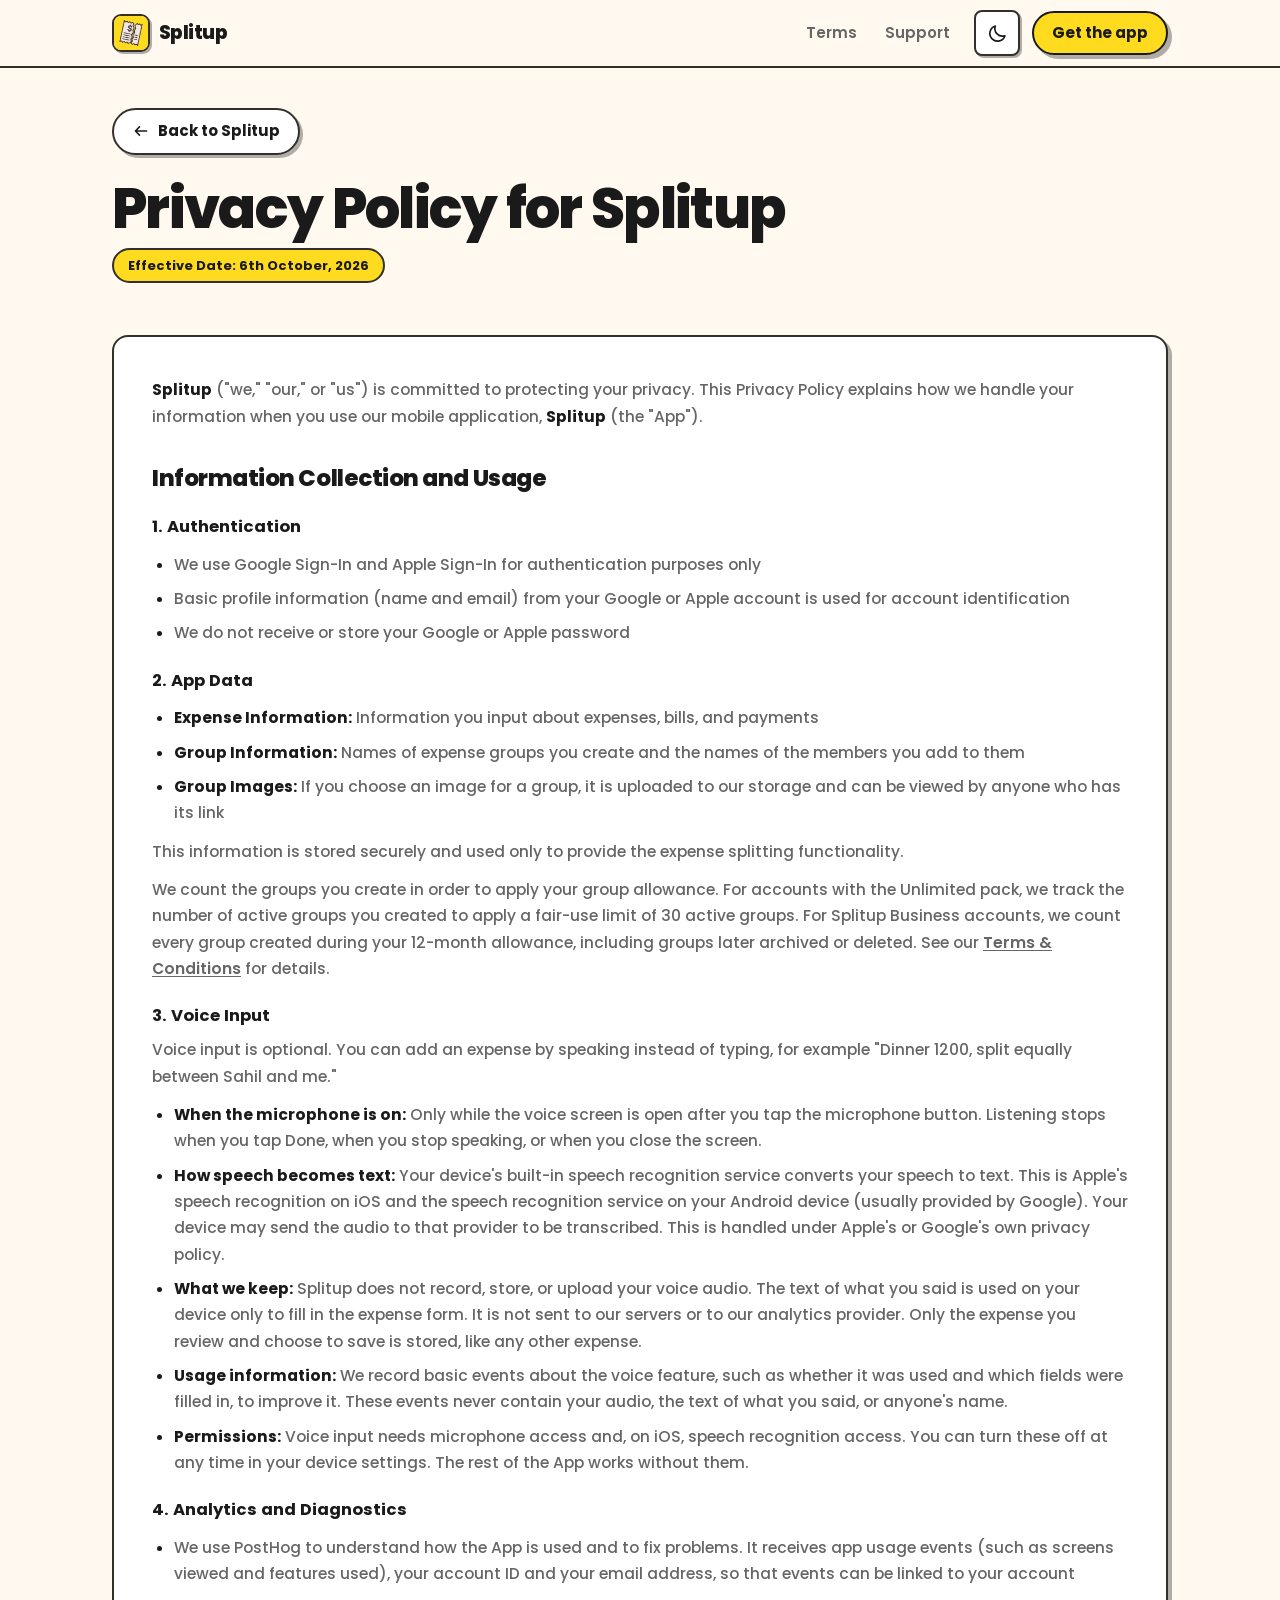
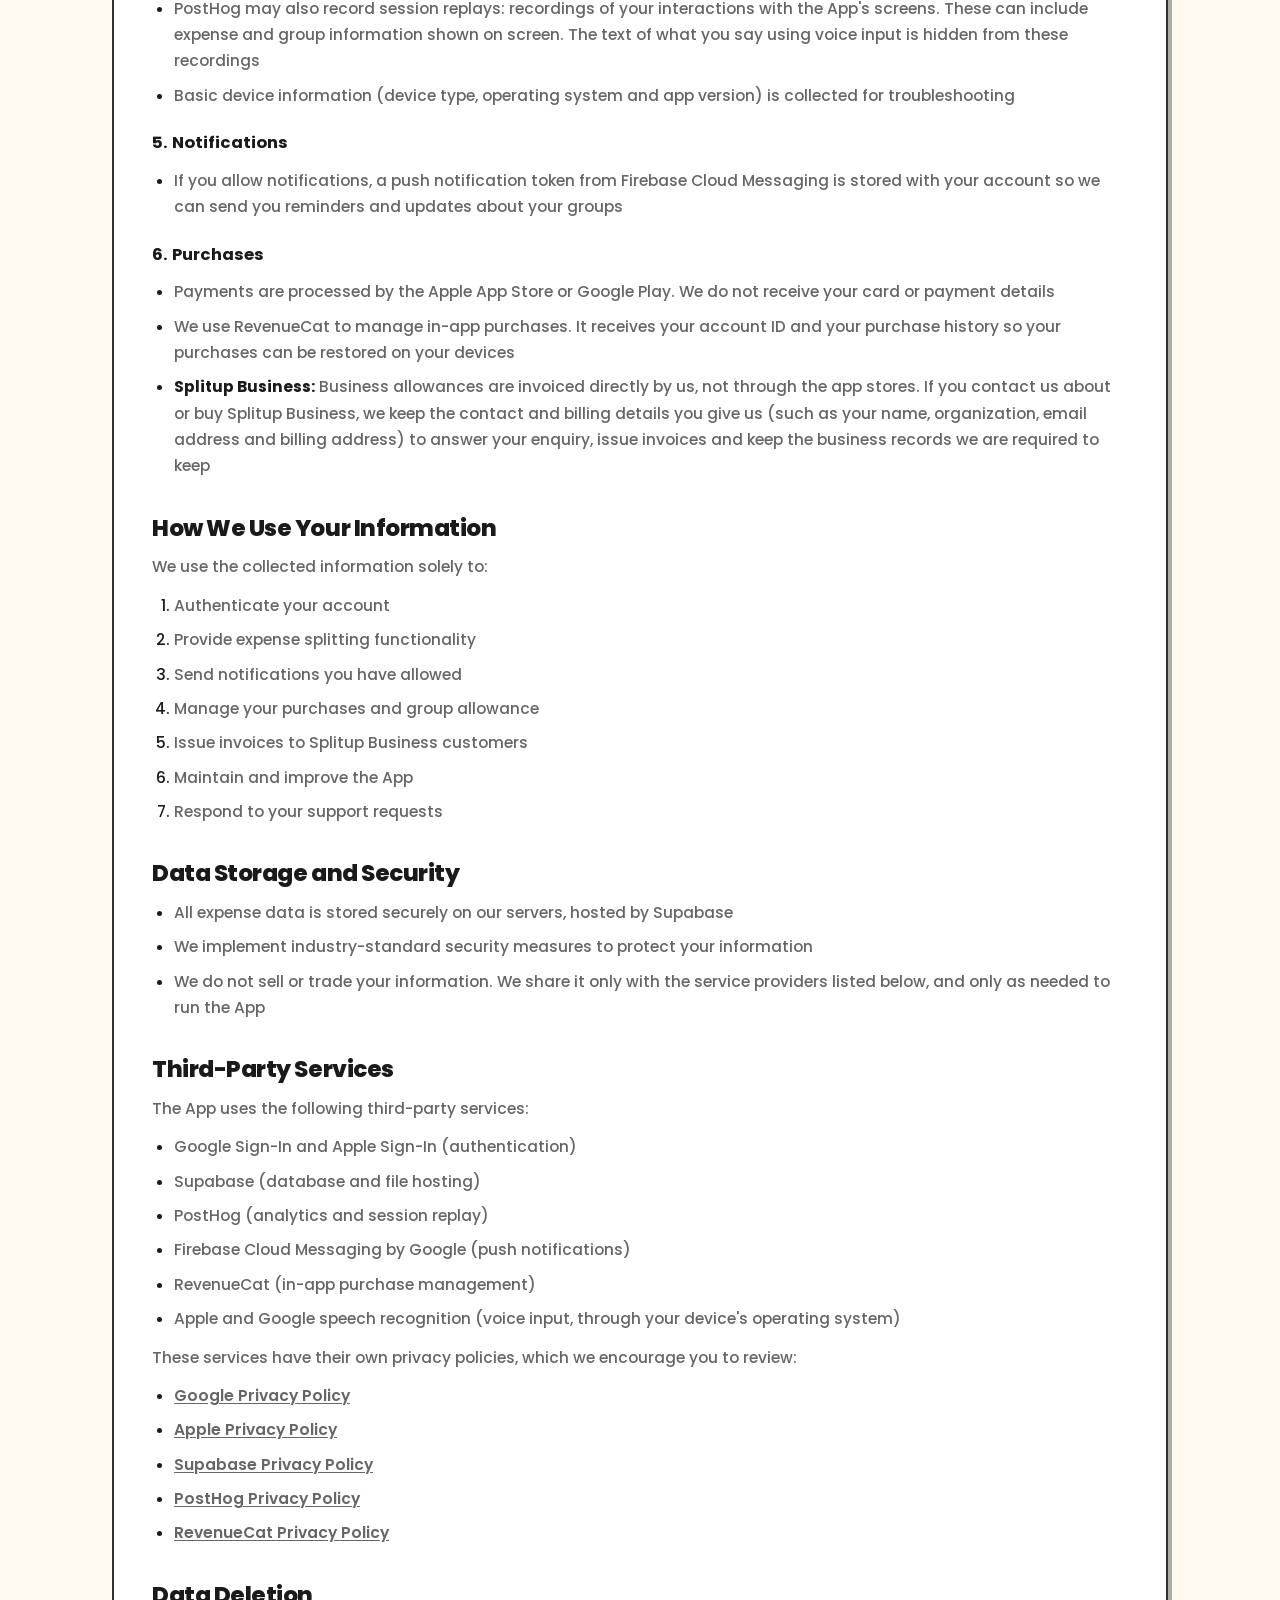
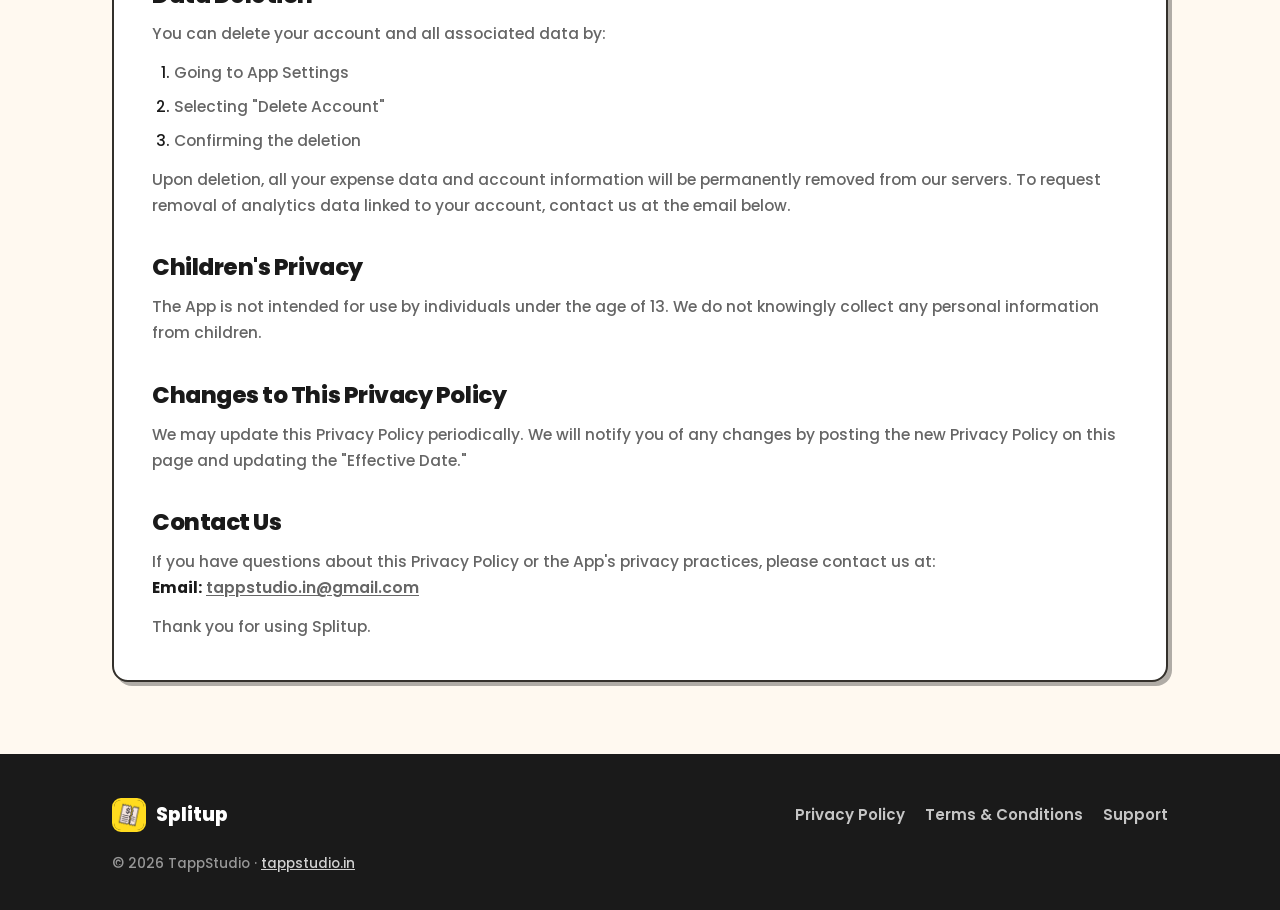
<file: privacy/index.html>
<!DOCTYPE html>
<html lang="en">
<head>
<meta charset="utf-8">
<meta name="viewport" content="width=device-width, initial-scale=1, viewport-fit=cover">
<title>Privacy Policy | Splitup</title>
<meta name="description" content="Privacy Policy for the Splitup app.">
<link rel="canonical" href="https://splitup.tappstudio.in/privacy/">
<meta name="theme-color" content="#fff9f0" media="(prefers-color-scheme: light)">
<meta name="theme-color" content="#2a2a2a" media="(prefers-color-scheme: dark)">
<meta name="color-scheme" content="light dark">
<link rel="icon" href="/assets/app-icon.png" sizes="any">
<link rel="apple-touch-icon" href="/assets/apple-touch-icon.png">
<link rel="preload" as="font" type="font/woff2" href="/assets/fonts/poppins-800-latin.woff2" crossorigin>
<link rel="preload" as="font" type="font/woff2" href="/assets/fonts/poppins-500-latin.woff2" crossorigin>
<link rel="stylesheet" href="/style.css">
<script>
(function(){try{var t=localStorage.getItem('splitup-theme');if(t==='dark'||t==='light')document.documentElement.dataset.theme=t;}catch(e){}})();
</script>
</head>
<body>
<svg width="0" height="0" style="position:absolute" aria-hidden="true" focusable="false"><defs>
<symbol id="i-arrow-back" viewBox="0 0 24 24" fill="none" stroke="currentColor" stroke-width="2" stroke-linecap="round" stroke-linejoin="round"><path d="M19.5 12h-15M10 6.5 4.5 12 10 17.5"/></symbol>
<symbol id="i-moon" viewBox="0 0 24 24" fill="none" stroke="currentColor" stroke-width="1.9" stroke-linecap="round" stroke-linejoin="round"><path d="M20.5 14.5A8.6 8.6 0 0 1 9.5 3.5a8.8 8.8 0 1 0 11 11Z"/></symbol>
<symbol id="i-sun" viewBox="0 0 24 24" fill="none" stroke="currentColor" stroke-width="1.9" stroke-linecap="round" stroke-linejoin="round"><circle cx="12" cy="12" r="4.2"/><path d="M12 2.5v2.2M12 19.3v2.2M4.2 4.2l1.6 1.6M18.2 18.2l1.6 1.6M2.5 12h2.2M19.3 12h2.2M4.2 19.8l1.6-1.6M18.2 5.8l1.6-1.6"/></symbol>
</defs></svg>
<nav class="nav">
  <div class="wrap nav-bar">
    <a class="nav-logo" href="/"><img src="/assets/app-icon.webp" alt="" width="38" height="38">Splitup</a>
    <ul class="nav-links">
      <li><a href="/terms/">Terms</a></li>
      <li><a href="/support/">Support</a></li>
    </ul>
    <button class="theme-toggle" type="button" id="themeToggle" aria-label="Switch theme">
      <svg class="i-moon" aria-hidden="true"><use href="#i-moon"/></svg>
      <svg class="i-sun" aria-hidden="true"><use href="#i-sun"/></svg>
    </button>
    <a class="btn btn-yellow nav-cta" href="/#get">Get the app</a>
  </div>
</nav>

<main class="wrap legal-page">
  <a class="back-link" href="/"><svg aria-hidden="true"><use href="#i-arrow-back"/></svg>Back to Splitup</a>
  <header class="legal-hero">
    <h1 class="h2">Privacy Policy for Splitup</h1>
    <p class="effective-date">Effective Date: 6th October, 2026</p>
  </header>
  <article class="legal">
      <p><strong>Splitup</strong> ("we," "our," or "us") is committed to protecting your privacy. This Privacy Policy explains how we handle your information when you use our mobile application, <strong>Splitup</strong> (the "App").</p>

      <h2>Information Collection and Usage</h2>

      <h3>1. Authentication</h3>
      <ul>
        <li>We use Google Sign-In and Apple Sign-In for authentication purposes only</li>
        <li>Basic profile information (name and email) from your Google or Apple account is used for account identification</li>
        <li>We do not receive or store your Google or Apple password</li>
      </ul>

      <h3>2. App Data</h3>
      <ul>
        <li><strong>Expense Information:</strong> Information you input about expenses, bills, and payments</li>
        <li><strong>Group Information:</strong> Names of expense groups you create and the names of the members you add to them</li>
        <li><strong>Group Images:</strong> If you choose an image for a group, it is uploaded to our storage and can be viewed by anyone who has its link</li>
      </ul>
      <p>This information is stored securely and used only to provide the expense splitting functionality.</p>
      <p>We count the groups you create in order to apply your group allowance. For accounts with the Unlimited pack, we track the number of active groups you created to apply a fair-use limit of 30 active groups. For Splitup Business accounts, we count every group created during your 12-month allowance, including groups later archived or deleted. See our <a href="/terms/">Terms &amp; Conditions</a> for details.</p>

      <h3>3. Voice Input</h3>
      <p>Voice input is optional. You can add an expense by speaking instead of typing, for example "Dinner 1200, split equally between Sahil and me."</p>
      <ul>
        <li><strong>When the microphone is on:</strong> Only while the voice screen is open after you tap the microphone button. Listening stops when you tap Done, when you stop speaking, or when you close the screen.</li>
        <li><strong>How speech becomes text:</strong> Your device's built-in speech recognition service converts your speech to text. This is Apple's speech recognition on iOS and the speech recognition service on your Android device (usually provided by Google). Your device may send the audio to that provider to be transcribed. This is handled under Apple's or Google's own privacy policy.</li>
        <li><strong>What we keep:</strong> Splitup does not record, store, or upload your voice audio. The text of what you said is used on your device only to fill in the expense form. It is not sent to our servers or to our analytics provider. Only the expense you review and choose to save is stored, like any other expense.</li>
        <li><strong>Usage information:</strong> We record basic events about the voice feature, such as whether it was used and which fields were filled in, to improve it. These events never contain your audio, the text of what you said, or anyone's name.</li>
        <li><strong>Permissions:</strong> Voice input needs microphone access and, on iOS, speech recognition access. You can turn these off at any time in your device settings. The rest of the App works without them.</li>
      </ul>

      <h3>4. Analytics and Diagnostics</h3>
      <ul>
        <li>We use PostHog to understand how the App is used and to fix problems. It receives app usage events (such as screens viewed and features used), your account ID and your email address, so that events can be linked to your account</li>
        <li>PostHog may also record session replays: recordings of your interactions with the App's screens. These can include expense and group information shown on screen. The text of what you say using voice input is hidden from these recordings</li>
        <li>Basic device information (device type, operating system and app version) is collected for troubleshooting</li>
      </ul>

      <h3>5. Notifications</h3>
      <ul>
        <li>If you allow notifications, a push notification token from Firebase Cloud Messaging is stored with your account so we can send you reminders and updates about your groups</li>
      </ul>

      <h3>6. Purchases</h3>
      <ul>
        <li>Payments are processed by the Apple App Store or Google Play. We do not receive your card or payment details</li>
        <li>We use RevenueCat to manage in-app purchases. It receives your account ID and your purchase history so your purchases can be restored on your devices</li>
        <li><strong>Splitup Business:</strong> Business allowances are invoiced directly by us, not through the app stores. If you contact us about or buy Splitup Business, we keep the contact and billing details you give us (such as your name, organization, email address and billing address) to answer your enquiry, issue invoices and keep the business records we are required to keep</li>
      </ul>

      <h2>How We Use Your Information</h2>
      <p>We use the collected information solely to:</p>
      <ol>
        <li>Authenticate your account</li>
        <li>Provide expense splitting functionality</li>
        <li>Send notifications you have allowed</li>
        <li>Manage your purchases and group allowance</li>
        <li>Issue invoices to Splitup Business customers</li>
        <li>Maintain and improve the App</li>
        <li>Respond to your support requests</li>
      </ol>

      <h2>Data Storage and Security</h2>
      <ul>
        <li>All expense data is stored securely on our servers, hosted by Supabase</li>
        <li>We implement industry-standard security measures to protect your information</li>
        <li>We do not sell or trade your information. We share it only with the service providers listed below, and only as needed to run the App</li>
      </ul>

      <h2>Third-Party Services</h2>
      <p>The App uses the following third-party services:</p>
      <ul>
        <li>Google Sign-In and Apple Sign-In (authentication)</li>
        <li>Supabase (database and file hosting)</li>
        <li>PostHog (analytics and session replay)</li>
        <li>Firebase Cloud Messaging by Google (push notifications)</li>
        <li>RevenueCat (in-app purchase management)</li>
        <li>Apple and Google speech recognition (voice input, through your device's operating system)</li>
      </ul>
      <p>These services have their own privacy policies, which we encourage you to review:</p>
      <ul>
        <li><a href="https://policies.google.com/privacy">Google Privacy Policy</a></li>
        <li><a href="https://www.apple.com/legal/privacy">Apple Privacy Policy</a></li>
        <li><a href="https://supabase.com/privacy">Supabase Privacy Policy</a></li>
        <li><a href="https://posthog.com/privacy">PostHog Privacy Policy</a></li>
        <li><a href="https://www.revenuecat.com/privacy">RevenueCat Privacy Policy</a></li>
      </ul>

      <h2>Data Deletion</h2>
      <p>You can delete your account and all associated data by:</p>
      <ol>
        <li>Going to App Settings</li>
        <li>Selecting "Delete Account"</li>
        <li>Confirming the deletion</li>
      </ol>
      <p>Upon deletion, all your expense data and account information will be permanently removed from our servers. To request removal of analytics data linked to your account, contact us at the email below.</p>

      <h2>Children's Privacy</h2>
      <p>The App is not intended for use by individuals under the age of 13. We do not knowingly collect any personal information from children.</p>

      <h2>Changes to This Privacy Policy</h2>
      <p>We may update this Privacy Policy periodically. We will notify you of any changes by posting the new Privacy Policy on this page and updating the "Effective Date."</p>

      <h2>Contact Us</h2>
      <p>If you have questions about this Privacy Policy or the App's privacy practices, please contact us at:<br>
      <strong>Email:</strong> <a href="mailto:tappstudio.in@gmail.com">tappstudio.in@gmail.com</a></p>

      <p>Thank you for using Splitup.</p>
  </article>
</main>

<footer class="footer">
  <div class="wrap footer-inner">
    <a class="footer-logo" href="/"><img src="/assets/app-icon.webp" alt="" width="34" height="34">Splitup</a>
    <ul class="footer-links">
      <li><a href="/privacy/">Privacy Policy</a></li>
      <li><a href="/terms/">Terms &amp; Conditions</a></li>
      <li><a href="/support/">Support</a></li>
    </ul>
    <div class="footer-meta">
      <p class="footer-note">&copy; 2026 TappStudio &middot; <a href="https://tappstudio.in">tappstudio.in</a></p>
    </div>
  </div>
</footer>
<script>
(function () {
  var toggle = document.getElementById('themeToggle');
  if (!toggle) return;
  toggle.addEventListener('click', function () {
    var dark = window.matchMedia('(prefers-color-scheme: dark)').matches;
    var current = document.documentElement.dataset.theme || (dark ? 'dark' : 'light');
    var next = current === 'dark' ? 'light' : 'dark';
    document.documentElement.dataset.theme = next;
    try { localStorage.setItem('splitup-theme', next); } catch (e) {}
  });
})();
</script>
</body>
</html>
</file>
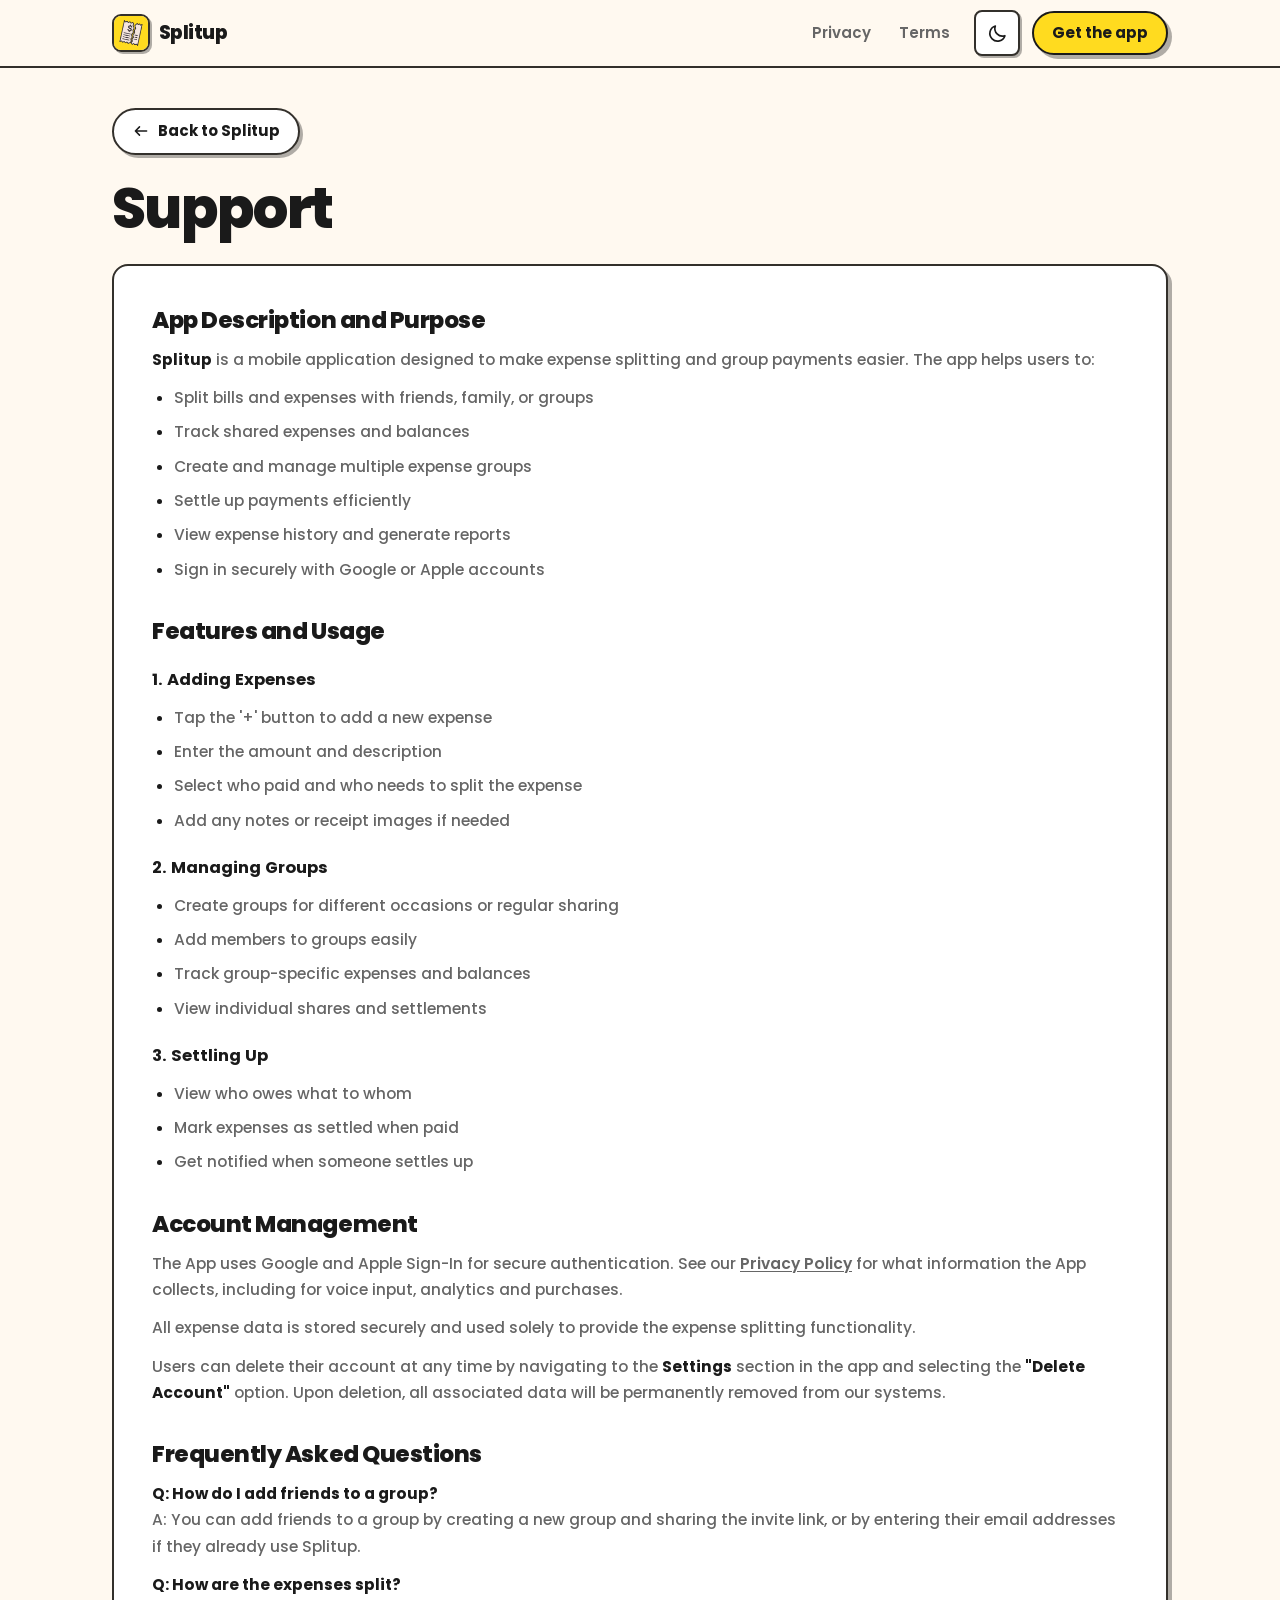
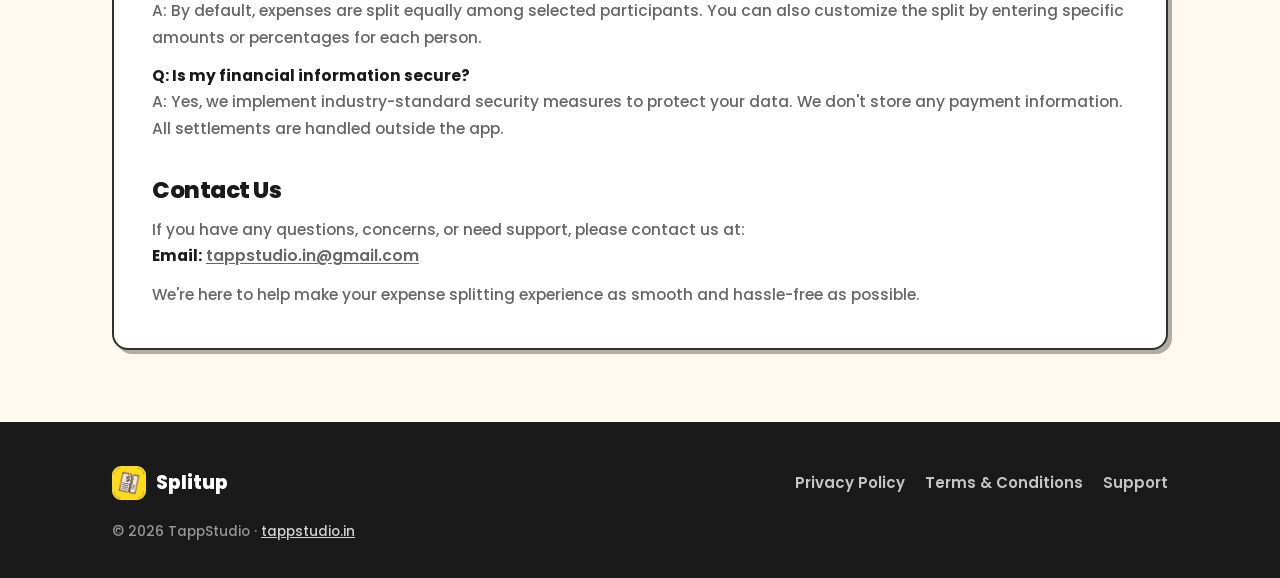
<file: support/index.html>
<!DOCTYPE html>
<html lang="en">
<head>
<meta charset="utf-8">
<meta name="viewport" content="width=device-width, initial-scale=1, viewport-fit=cover">
<title>Support | Splitup</title>
<meta name="description" content="Support and frequently asked questions for the Splitup app.">
<link rel="canonical" href="https://splitup.tappstudio.in/support/">
<meta name="theme-color" content="#fff9f0" media="(prefers-color-scheme: light)">
<meta name="theme-color" content="#2a2a2a" media="(prefers-color-scheme: dark)">
<meta name="color-scheme" content="light dark">
<link rel="icon" href="/assets/app-icon.png" sizes="any">
<link rel="apple-touch-icon" href="/assets/apple-touch-icon.png">
<link rel="preload" as="font" type="font/woff2" href="/assets/fonts/poppins-800-latin.woff2" crossorigin>
<link rel="preload" as="font" type="font/woff2" href="/assets/fonts/poppins-500-latin.woff2" crossorigin>
<link rel="stylesheet" href="/style.css">
<script>
(function(){try{var t=localStorage.getItem('splitup-theme');if(t==='dark'||t==='light')document.documentElement.dataset.theme=t;}catch(e){}})();
</script>
</head>
<body>
<svg width="0" height="0" style="position:absolute" aria-hidden="true" focusable="false"><defs>
<symbol id="i-arrow-back" viewBox="0 0 24 24" fill="none" stroke="currentColor" stroke-width="2" stroke-linecap="round" stroke-linejoin="round"><path d="M19.5 12h-15M10 6.5 4.5 12 10 17.5"/></symbol>
<symbol id="i-moon" viewBox="0 0 24 24" fill="none" stroke="currentColor" stroke-width="1.9" stroke-linecap="round" stroke-linejoin="round"><path d="M20.5 14.5A8.6 8.6 0 0 1 9.5 3.5a8.8 8.8 0 1 0 11 11Z"/></symbol>
<symbol id="i-sun" viewBox="0 0 24 24" fill="none" stroke="currentColor" stroke-width="1.9" stroke-linecap="round" stroke-linejoin="round"><circle cx="12" cy="12" r="4.2"/><path d="M12 2.5v2.2M12 19.3v2.2M4.2 4.2l1.6 1.6M18.2 18.2l1.6 1.6M2.5 12h2.2M19.3 12h2.2M4.2 19.8l1.6-1.6M18.2 5.8l1.6-1.6"/></symbol>
</defs></svg>
<nav class="nav">
  <div class="wrap nav-bar">
    <a class="nav-logo" href="/"><img src="/assets/app-icon.webp" alt="" width="38" height="38">Splitup</a>
    <ul class="nav-links">
      <li><a href="/privacy/">Privacy</a></li>
      <li><a href="/terms/">Terms</a></li>
    </ul>
    <button class="theme-toggle" type="button" id="themeToggle" aria-label="Switch theme">
      <svg class="i-moon" aria-hidden="true"><use href="#i-moon"/></svg>
      <svg class="i-sun" aria-hidden="true"><use href="#i-sun"/></svg>
    </button>
    <a class="btn btn-yellow nav-cta" href="/#get">Get the app</a>
  </div>
</nav>

<main class="wrap legal-page">
  <a class="back-link" href="/"><svg aria-hidden="true"><use href="#i-arrow-back"/></svg>Back to Splitup</a>
  <header class="legal-hero">
    <h1 class="h2">Support</h1>
  </header>
  <article class="legal">
      <h2>App Description and Purpose</h2>
      <p><strong>Splitup</strong> is a mobile application designed to make expense splitting and group payments easier. The app helps users to:</p>
      <ul>
        <li>Split bills and expenses with friends, family, or groups</li>
        <li>Track shared expenses and balances</li>
        <li>Create and manage multiple expense groups</li>
        <li>Settle up payments efficiently</li>
        <li>View expense history and generate reports</li>
        <li>Sign in securely with Google or Apple accounts</li>
      </ul>

      <h2>Features and Usage</h2>

      <h3>1. Adding Expenses</h3>
      <ul>
        <li>Tap the '+' button to add a new expense</li>
        <li>Enter the amount and description</li>
        <li>Select who paid and who needs to split the expense</li>
        <li>Add any notes or receipt images if needed</li>
      </ul>

      <h3>2. Managing Groups</h3>
      <ul>
        <li>Create groups for different occasions or regular sharing</li>
        <li>Add members to groups easily</li>
        <li>Track group-specific expenses and balances</li>
        <li>View individual shares and settlements</li>
      </ul>

      <h3>3. Settling Up</h3>
      <ul>
        <li>View who owes what to whom</li>
        <li>Mark expenses as settled when paid</li>
        <li>Get notified when someone settles up</li>
      </ul>

      <h2>Account Management</h2>
      <p>The App uses Google and Apple Sign-In for secure authentication. See our <a href="/privacy/">Privacy Policy</a> for what information the App collects, including for voice input, analytics and purchases.</p>
      <p>All expense data is stored securely and used solely to provide the expense splitting functionality.</p>
      <p>Users can delete their account at any time by navigating to the <strong>Settings</strong> section in the app and selecting the <strong>"Delete Account"</strong> option. Upon deletion, all associated data will be permanently removed from our systems.</p>

      <h2>Frequently Asked Questions</h2>
      <p><strong>Q: How do I add friends to a group?</strong><br>
      A: You can add friends to a group by creating a new group and sharing the invite link, or by entering their email addresses if they already use Splitup.</p>
      <p><strong>Q: How are the expenses split?</strong><br>
      A: By default, expenses are split equally among selected participants. You can also customize the split by entering specific amounts or percentages for each person.</p>
      <p><strong>Q: Is my financial information secure?</strong><br>
      A: Yes, we implement industry-standard security measures to protect your data. We don't store any payment information. All settlements are handled outside the app.</p>

      <h2>Contact Us</h2>
      <p>If you have any questions, concerns, or need support, please contact us at:<br>
      <strong>Email:</strong> <a href="mailto:tappstudio.in@gmail.com">tappstudio.in@gmail.com</a></p>
      <p>We're here to help make your expense splitting experience as smooth and hassle-free as possible.</p>
  </article>
</main>

<footer class="footer">
  <div class="wrap footer-inner">
    <a class="footer-logo" href="/"><img src="/assets/app-icon.webp" alt="" width="34" height="34">Splitup</a>
    <ul class="footer-links">
      <li><a href="/privacy/">Privacy Policy</a></li>
      <li><a href="/terms/">Terms &amp; Conditions</a></li>
      <li><a href="/support/">Support</a></li>
    </ul>
    <div class="footer-meta">
      <p class="footer-note">&copy; 2026 TappStudio &middot; <a href="https://tappstudio.in">tappstudio.in</a></p>
    </div>
  </div>
</footer>
<script>
(function () {
  var toggle = document.getElementById('themeToggle');
  if (!toggle) return;
  toggle.addEventListener('click', function () {
    var dark = window.matchMedia('(prefers-color-scheme: dark)').matches;
    var current = document.documentElement.dataset.theme || (dark ? 'dark' : 'light');
    var next = current === 'dark' ? 'light' : 'dark';
    document.documentElement.dataset.theme = next;
    try { localStorage.setItem('splitup-theme', next); } catch (e) {}
  });
})();
</script>
</body>
</html>
</file>
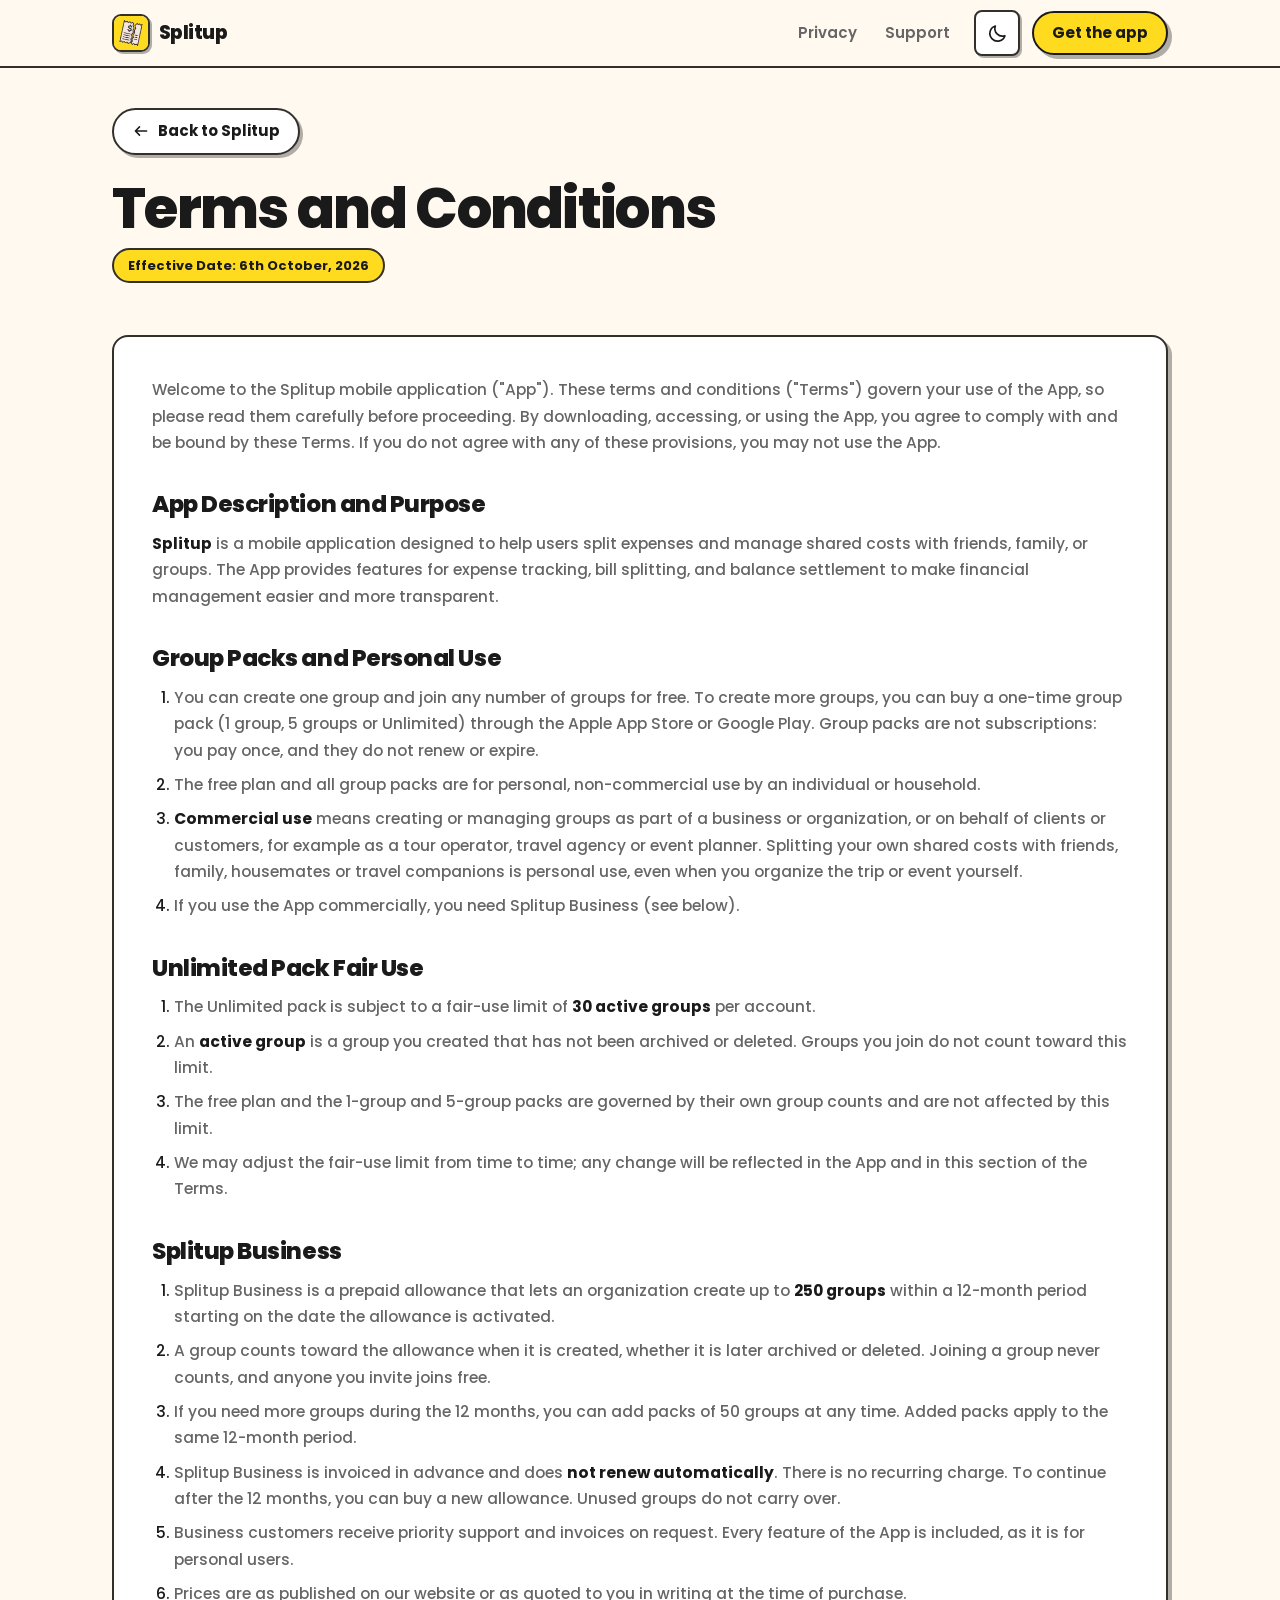
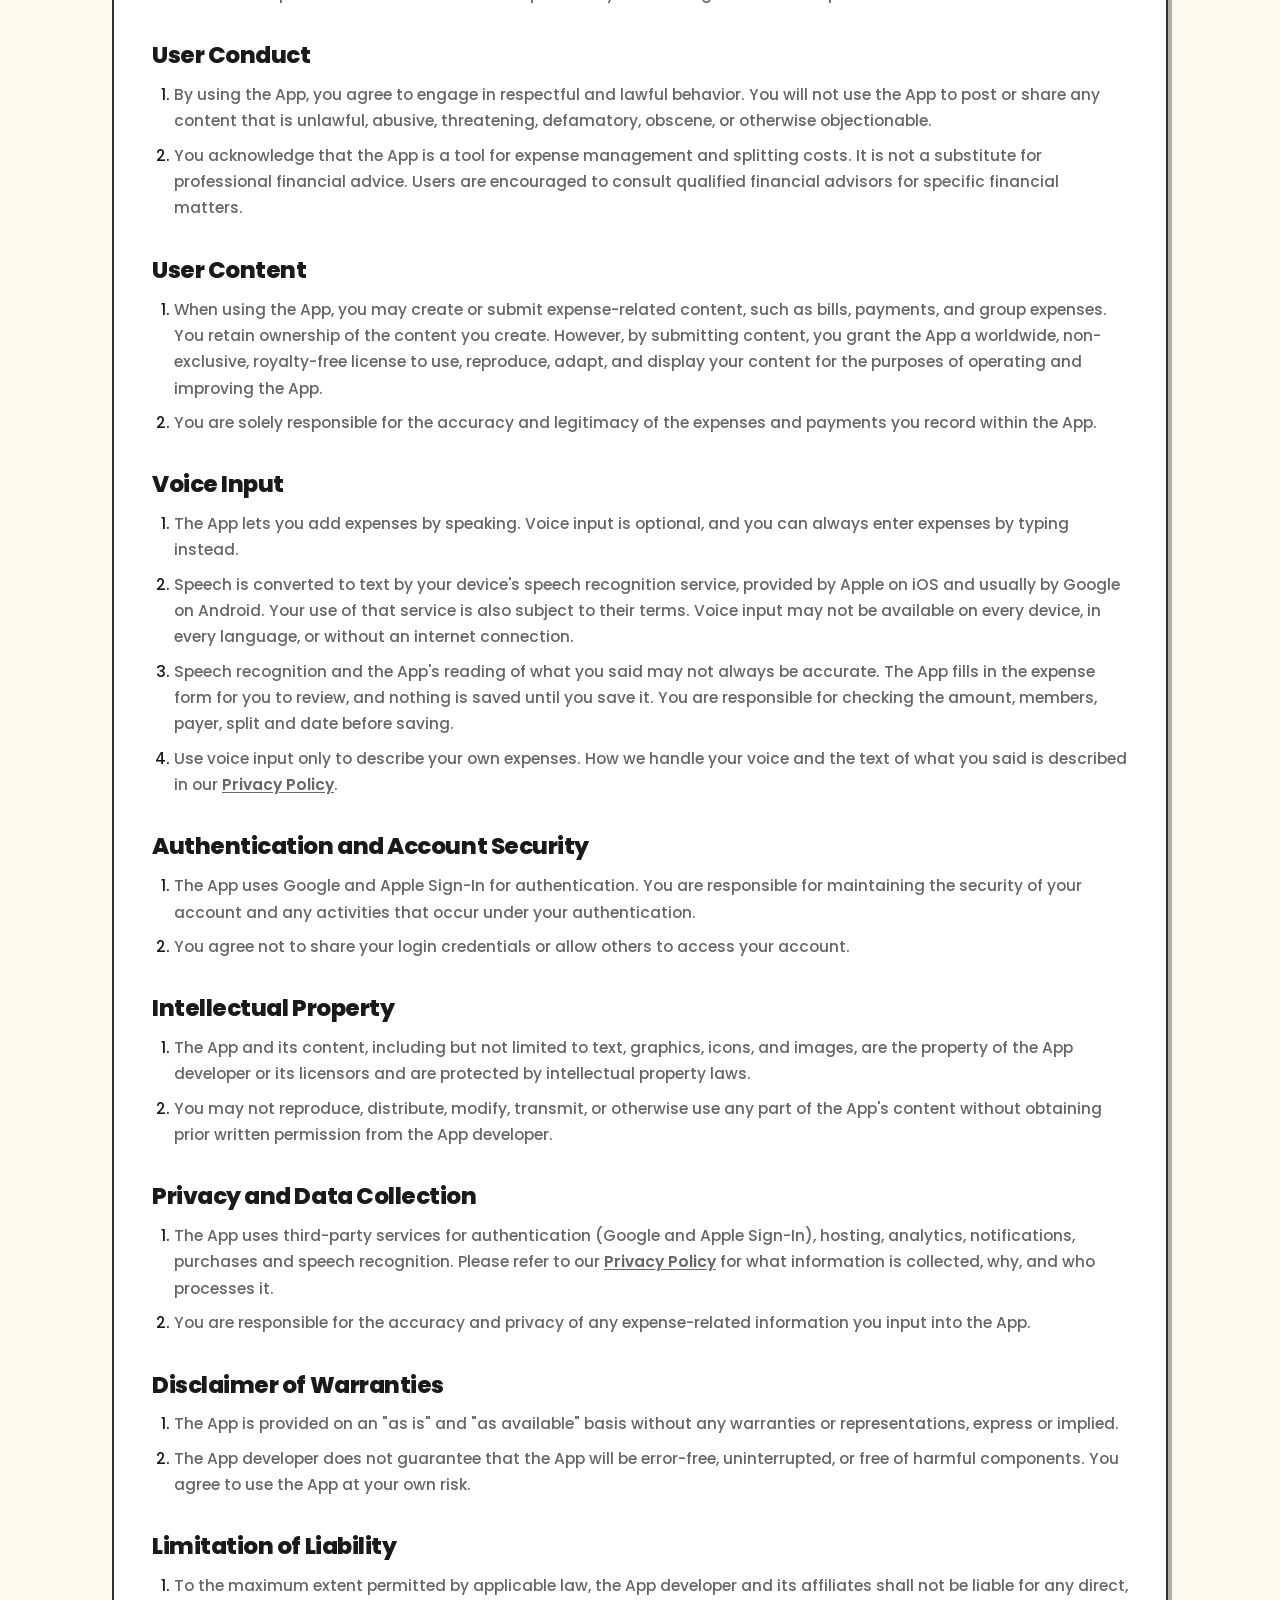
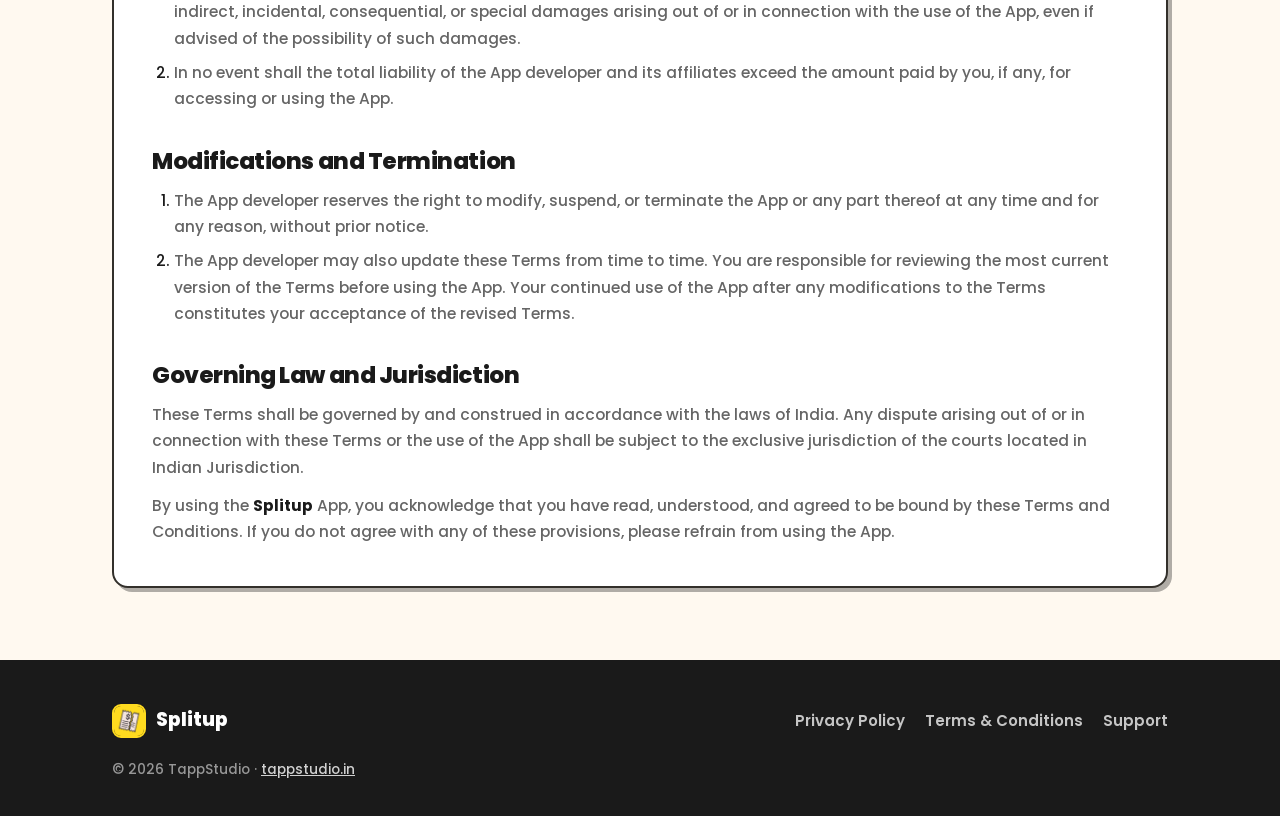
<file: terms/index.html>
<!DOCTYPE html>
<html lang="en">
<head>
<meta charset="utf-8">
<meta name="viewport" content="width=device-width, initial-scale=1, viewport-fit=cover">
<title>Terms &amp; Conditions | Splitup</title>
<meta name="description" content="Terms and Conditions for the Splitup app.">
<link rel="canonical" href="https://splitup.tappstudio.in/terms/">
<meta name="theme-color" content="#fff9f0" media="(prefers-color-scheme: light)">
<meta name="theme-color" content="#2a2a2a" media="(prefers-color-scheme: dark)">
<meta name="color-scheme" content="light dark">
<link rel="icon" href="/assets/app-icon.png" sizes="any">
<link rel="apple-touch-icon" href="/assets/apple-touch-icon.png">
<link rel="preload" as="font" type="font/woff2" href="/assets/fonts/poppins-800-latin.woff2" crossorigin>
<link rel="preload" as="font" type="font/woff2" href="/assets/fonts/poppins-500-latin.woff2" crossorigin>
<link rel="stylesheet" href="/style.css">
<script>
(function(){try{var t=localStorage.getItem('splitup-theme');if(t==='dark'||t==='light')document.documentElement.dataset.theme=t;}catch(e){}})();
</script>
</head>
<body>
<svg width="0" height="0" style="position:absolute" aria-hidden="true" focusable="false"><defs>
<symbol id="i-arrow-back" viewBox="0 0 24 24" fill="none" stroke="currentColor" stroke-width="2" stroke-linecap="round" stroke-linejoin="round"><path d="M19.5 12h-15M10 6.5 4.5 12 10 17.5"/></symbol>
<symbol id="i-moon" viewBox="0 0 24 24" fill="none" stroke="currentColor" stroke-width="1.9" stroke-linecap="round" stroke-linejoin="round"><path d="M20.5 14.5A8.6 8.6 0 0 1 9.5 3.5a8.8 8.8 0 1 0 11 11Z"/></symbol>
<symbol id="i-sun" viewBox="0 0 24 24" fill="none" stroke="currentColor" stroke-width="1.9" stroke-linecap="round" stroke-linejoin="round"><circle cx="12" cy="12" r="4.2"/><path d="M12 2.5v2.2M12 19.3v2.2M4.2 4.2l1.6 1.6M18.2 18.2l1.6 1.6M2.5 12h2.2M19.3 12h2.2M4.2 19.8l1.6-1.6M18.2 5.8l1.6-1.6"/></symbol>
</defs></svg>
<nav class="nav">
  <div class="wrap nav-bar">
    <a class="nav-logo" href="/"><img src="/assets/app-icon.webp" alt="" width="38" height="38">Splitup</a>
    <ul class="nav-links">
      <li><a href="/privacy/">Privacy</a></li>
      <li><a href="/support/">Support</a></li>
    </ul>
    <button class="theme-toggle" type="button" id="themeToggle" aria-label="Switch theme">
      <svg class="i-moon" aria-hidden="true"><use href="#i-moon"/></svg>
      <svg class="i-sun" aria-hidden="true"><use href="#i-sun"/></svg>
    </button>
    <a class="btn btn-yellow nav-cta" href="/#get">Get the app</a>
  </div>
</nav>

<main class="wrap legal-page">
  <a class="back-link" href="/"><svg aria-hidden="true"><use href="#i-arrow-back"/></svg>Back to Splitup</a>
  <header class="legal-hero">
    <h1 class="h2">Terms and Conditions</h1>
    <p class="effective-date">Effective Date: 6th October, 2026</p>
  </header>
  <article class="legal">
      <p>Welcome to the Splitup mobile application ("App"). These terms and conditions ("Terms") govern your use of the App, so please read them carefully before proceeding. By downloading, accessing, or using the App, you agree to comply with and be bound by these Terms. If you do not agree with any of these provisions, you may not use the App.</p>

      <h2>App Description and Purpose</h2>
      <p><strong>Splitup</strong> is a mobile application designed to help users split expenses and manage shared costs with friends, family, or groups. The App provides features for expense tracking, bill splitting, and balance settlement to make financial management easier and more transparent.</p>

      <h2>Group Packs and Personal Use</h2>
      <ol>
        <li>You can create one group and join any number of groups for free. To create more groups, you can buy a one-time group pack (1 group, 5 groups or Unlimited) through the Apple App Store or Google Play. Group packs are not subscriptions: you pay once, and they do not renew or expire.</li>
        <li>The free plan and all group packs are for personal, non-commercial use by an individual or household.</li>
        <li><strong>Commercial use</strong> means creating or managing groups as part of a business or organization, or on behalf of clients or customers, for example as a tour operator, travel agency or event planner. Splitting your own shared costs with friends, family, housemates or travel companions is personal use, even when you organize the trip or event yourself.</li>
        <li>If you use the App commercially, you need Splitup Business (see below).</li>
      </ol>

      <h2>Unlimited Pack Fair Use</h2>
      <ol>
        <li>The Unlimited pack is subject to a fair-use limit of <strong>30 active groups</strong> per account.</li>
        <li>An <strong>active group</strong> is a group you created that has not been archived or deleted. Groups you join do not count toward this limit.</li>
        <li>The free plan and the 1-group and 5-group packs are governed by their own group counts and are not affected by this limit.</li>
        <li>We may adjust the fair-use limit from time to time; any change will be reflected in the App and in this section of the Terms.</li>
      </ol>

      <h2>Splitup Business</h2>
      <ol>
        <li>Splitup Business is a prepaid allowance that lets an organization create up to <strong>250 groups</strong> within a 12-month period starting on the date the allowance is activated.</li>
        <li>A group counts toward the allowance when it is created, whether it is later archived or deleted. Joining a group never counts, and anyone you invite joins free.</li>
        <li>If you need more groups during the 12 months, you can add packs of 50 groups at any time. Added packs apply to the same 12-month period.</li>
        <li>Splitup Business is invoiced in advance and does <strong>not renew automatically</strong>. There is no recurring charge. To continue after the 12 months, you can buy a new allowance. Unused groups do not carry over.</li>
        <li>Business customers receive priority support and invoices on request. Every feature of the App is included, as it is for personal users.</li>
        <li>Prices are as published on our website or as quoted to you in writing at the time of purchase.</li>
      </ol>

      <h2>User Conduct</h2>
      <ol>
        <li>By using the App, you agree to engage in respectful and lawful behavior. You will not use the App to post or share any content that is unlawful, abusive, threatening, defamatory, obscene, or otherwise objectionable.</li>
        <li>You acknowledge that the App is a tool for expense management and splitting costs. It is not a substitute for professional financial advice. Users are encouraged to consult qualified financial advisors for specific financial matters.</li>
      </ol>

      <h2>User Content</h2>
      <ol>
        <li>When using the App, you may create or submit expense-related content, such as bills, payments, and group expenses. You retain ownership of the content you create. However, by submitting content, you grant the App a worldwide, non-exclusive, royalty-free license to use, reproduce, adapt, and display your content for the purposes of operating and improving the App.</li>
        <li>You are solely responsible for the accuracy and legitimacy of the expenses and payments you record within the App.</li>
      </ol>

      <h2>Voice Input</h2>
      <ol>
        <li>The App lets you add expenses by speaking. Voice input is optional, and you can always enter expenses by typing instead.</li>
        <li>Speech is converted to text by your device's speech recognition service, provided by Apple on iOS and usually by Google on Android. Your use of that service is also subject to their terms. Voice input may not be available on every device, in every language, or without an internet connection.</li>
        <li>Speech recognition and the App's reading of what you said may not always be accurate. The App fills in the expense form for you to review, and nothing is saved until you save it. You are responsible for checking the amount, members, payer, split and date before saving.</li>
        <li>Use voice input only to describe your own expenses. How we handle your voice and the text of what you said is described in our <a href="/privacy/">Privacy Policy</a>.</li>
      </ol>

      <h2>Authentication and Account Security</h2>
      <ol>
        <li>The App uses Google and Apple Sign-In for authentication. You are responsible for maintaining the security of your account and any activities that occur under your authentication.</li>
        <li>You agree not to share your login credentials or allow others to access your account.</li>
      </ol>

      <h2>Intellectual Property</h2>
      <ol>
        <li>The App and its content, including but not limited to text, graphics, icons, and images, are the property of the App developer or its licensors and are protected by intellectual property laws.</li>
        <li>You may not reproduce, distribute, modify, transmit, or otherwise use any part of the App's content without obtaining prior written permission from the App developer.</li>
      </ol>

      <h2>Privacy and Data Collection</h2>
      <ol>
        <li>The App uses third-party services for authentication (Google and Apple Sign-In), hosting, analytics, notifications, purchases and speech recognition. Please refer to our <a href="/privacy/">Privacy Policy</a> for what information is collected, why, and who processes it.</li>
        <li>You are responsible for the accuracy and privacy of any expense-related information you input into the App.</li>
      </ol>

      <h2>Disclaimer of Warranties</h2>
      <ol>
        <li>The App is provided on an "as is" and "as available" basis without any warranties or representations, express or implied.</li>
        <li>The App developer does not guarantee that the App will be error-free, uninterrupted, or free of harmful components. You agree to use the App at your own risk.</li>
      </ol>

      <h2>Limitation of Liability</h2>
      <ol>
        <li>To the maximum extent permitted by applicable law, the App developer and its affiliates shall not be liable for any direct, indirect, incidental, consequential, or special damages arising out of or in connection with the use of the App, even if advised of the possibility of such damages.</li>
        <li>In no event shall the total liability of the App developer and its affiliates exceed the amount paid by you, if any, for accessing or using the App.</li>
      </ol>

      <h2>Modifications and Termination</h2>
      <ol>
        <li>The App developer reserves the right to modify, suspend, or terminate the App or any part thereof at any time and for any reason, without prior notice.</li>
        <li>The App developer may also update these Terms from time to time. You are responsible for reviewing the most current version of the Terms before using the App. Your continued use of the App after any modifications to the Terms constitutes your acceptance of the revised Terms.</li>
      </ol>

      <h2>Governing Law and Jurisdiction</h2>
      <p>These Terms shall be governed by and construed in accordance with the laws of India. Any dispute arising out of or in connection with these Terms or the use of the App shall be subject to the exclusive jurisdiction of the courts located in Indian Jurisdiction.</p>

      <p>By using the <strong>Splitup</strong> App, you acknowledge that you have read, understood, and agreed to be bound by these Terms and Conditions. If you do not agree with any of these provisions, please refrain from using the App.</p>
  </article>
</main>

<footer class="footer">
  <div class="wrap footer-inner">
    <a class="footer-logo" href="/"><img src="/assets/app-icon.webp" alt="" width="34" height="34">Splitup</a>
    <ul class="footer-links">
      <li><a href="/privacy/">Privacy Policy</a></li>
      <li><a href="/terms/">Terms &amp; Conditions</a></li>
      <li><a href="/support/">Support</a></li>
    </ul>
    <div class="footer-meta">
      <p class="footer-note">&copy; 2026 TappStudio &middot; <a href="https://tappstudio.in">tappstudio.in</a></p>
    </div>
  </div>
</footer>
<script>
(function () {
  var toggle = document.getElementById('themeToggle');
  if (!toggle) return;
  toggle.addEventListener('click', function () {
    var dark = window.matchMedia('(prefers-color-scheme: dark)').matches;
    var current = document.documentElement.dataset.theme || (dark ? 'dark' : 'light');
    var next = current === 'dark' ? 'light' : 'dark';
    document.documentElement.dataset.theme = next;
    try { localStorage.setItem('splitup-theme', next); } catch (e) {}
  });
})();
</script>
</body>
</html>
</file>
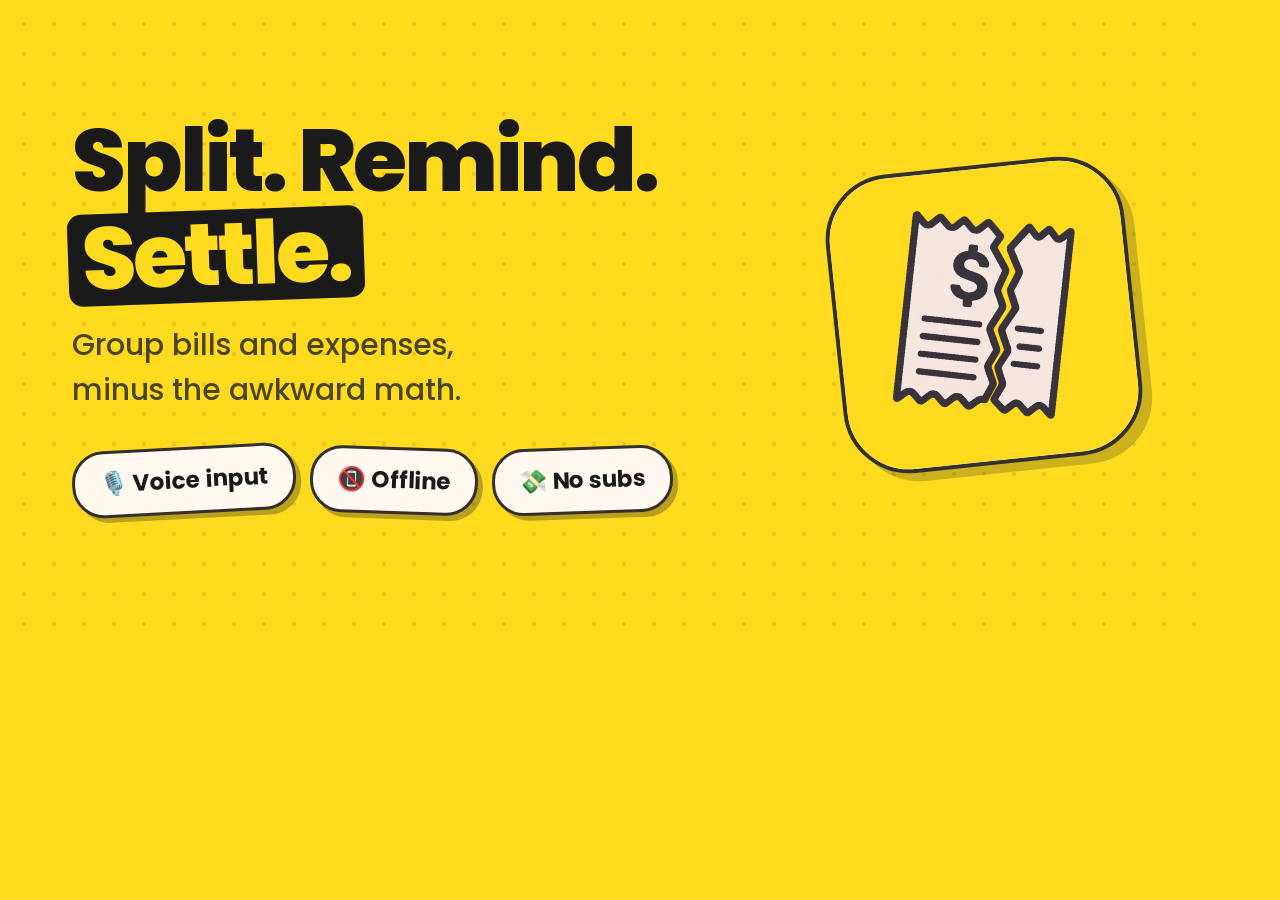
<file: assets/og-src/og.html>
<!doctype html><html><head><meta charset="utf-8">
<link rel="stylesheet" href="/style.css">
<style>
  html,body{width:1200px;height:630px;overflow:hidden}
  body{background:#ffdb1f;color:#1a1a1a;display:flex;align-items:center;position:relative}
  .dots{position:absolute;inset:0;background-image:radial-gradient(rgba(26,26,26,.10) 2px,transparent 2.3px);background-size:30px 30px;-webkit-mask-image:none;mask-image:none}
  .in{position:relative;z-index:2;padding:0 72px;max-width:780px}
  h1{font-size:88px;font-weight:800;line-height:1.02;letter-spacing:-.035em}
  h1 mark{display:inline-block;padding:0 .16em .02em;border-radius:14px;background:#1a1a1a;color:#ffdb1f;transform:rotate(-2deg)}
  p{margin-top:22px;font-size:30px;font-weight:500;color:rgba(26,26,26,.78)}
  .row{display:flex;gap:14px;margin-top:34px}
  .s{display:inline-flex;align-items:center;gap:9px;padding:13px 24px;border:3px solid #33302b;border-radius:32px;background:#fff9f0;box-shadow:5px 5px 0 rgba(26,26,26,.30);font-size:23px;font-weight:700}
  .s:nth-child(1){transform:rotate(-3deg)}.s:nth-child(2){transform:rotate(2deg)}.s:nth-child(3){transform:rotate(-2deg)}
  .mark{position:absolute;right:66px;top:50%;transform:translateY(-50%) rotate(-6deg);width:300px;height:300px;border:4px solid #33302b;border-radius:66px;box-shadow:9px 9px 0 rgba(26,26,26,.22);overflow:hidden;background:#fff}
  .mark img{width:100%;height:100%;object-fit:cover}
</style></head><body>
<div class="dots"></div>
<div class="in">
  <h1>Split. Remind.<br><mark>Settle.</mark></h1>
  <p>Group bills and expenses,<br>minus the awkward math.</p>
  <div class="row"><span class="s">🎙️ Voice input</span><span class="s">📵 Offline</span><span class="s">💸 No subs</span></div>
</div>
<div class="mark"><img src="/assets/app-icon.png" alt=""></div>
</body></html>
</file>
<file: style.css>
/* ============================================================
   Splitup | splitup.tappstudio.in
   Neo-brutalist design system. Tokens mirror the Flutter app
   (lib/styles/colors.dart, app_radii.dart, app_spacing.dart) via
   store/screenshots_v2/src/tokens.css. Do not invent new colors.
   Mobile-first: base rules are mobile; media queries add upward.
   ============================================================ */

/* ---------- Poppins (OFL), self-hosted ---------- */
@font-face{font-family:'Poppins';font-style:normal;font-weight:400;font-display:swap;src:url(/assets/fonts/poppins-400-latin-ext.woff2) format('woff2');unicode-range:U+0100-02BA, U+02BD-02C5, U+02C7-02CC, U+02CE-02D7, U+02DD-02FF, U+0304, U+0308, U+0329, U+1D00-1DBF, U+1E00-1E9F, U+1EF2-1EFF, U+2020, U+20A0-20AB, U+20AD-20C0, U+2113, U+2C60-2C7F, U+A720-A7FF;}
@font-face{font-family:'Poppins';font-style:normal;font-weight:400;font-display:swap;src:url(/assets/fonts/poppins-400-latin.woff2) format('woff2');unicode-range:U+0000-00FF, U+0131, U+0152-0153, U+02BB-02BC, U+02C6, U+02DA, U+02DC, U+0304, U+0308, U+0329, U+2000-206F, U+20AC, U+2122, U+2191, U+2193, U+2212, U+2215, U+FEFF, U+FFFD;}
@font-face{font-family:'Poppins';font-style:normal;font-weight:500;font-display:swap;src:url(/assets/fonts/poppins-500-latin-ext.woff2) format('woff2');unicode-range:U+0100-02BA, U+02BD-02C5, U+02C7-02CC, U+02CE-02D7, U+02DD-02FF, U+0304, U+0308, U+0329, U+1D00-1DBF, U+1E00-1E9F, U+1EF2-1EFF, U+2020, U+20A0-20AB, U+20AD-20C0, U+2113, U+2C60-2C7F, U+A720-A7FF;}
@font-face{font-family:'Poppins';font-style:normal;font-weight:500;font-display:swap;src:url(/assets/fonts/poppins-500-latin.woff2) format('woff2');unicode-range:U+0000-00FF, U+0131, U+0152-0153, U+02BB-02BC, U+02C6, U+02DA, U+02DC, U+0304, U+0308, U+0329, U+2000-206F, U+20AC, U+2122, U+2191, U+2193, U+2212, U+2215, U+FEFF, U+FFFD;}
@font-face{font-family:'Poppins';font-style:normal;font-weight:600;font-display:swap;src:url(/assets/fonts/poppins-600-latin-ext.woff2) format('woff2');unicode-range:U+0100-02BA, U+02BD-02C5, U+02C7-02CC, U+02CE-02D7, U+02DD-02FF, U+0304, U+0308, U+0329, U+1D00-1DBF, U+1E00-1E9F, U+1EF2-1EFF, U+2020, U+20A0-20AB, U+20AD-20C0, U+2113, U+2C60-2C7F, U+A720-A7FF;}
@font-face{font-family:'Poppins';font-style:normal;font-weight:600;font-display:swap;src:url(/assets/fonts/poppins-600-latin.woff2) format('woff2');unicode-range:U+0000-00FF, U+0131, U+0152-0153, U+02BB-02BC, U+02C6, U+02DA, U+02DC, U+0304, U+0308, U+0329, U+2000-206F, U+20AC, U+2122, U+2191, U+2193, U+2212, U+2215, U+FEFF, U+FFFD;}
@font-face{font-family:'Poppins';font-style:normal;font-weight:700;font-display:swap;src:url(/assets/fonts/poppins-700-latin-ext.woff2) format('woff2');unicode-range:U+0100-02BA, U+02BD-02C5, U+02C7-02CC, U+02CE-02D7, U+02DD-02FF, U+0304, U+0308, U+0329, U+1D00-1DBF, U+1E00-1E9F, U+1EF2-1EFF, U+2020, U+20A0-20AB, U+20AD-20C0, U+2113, U+2C60-2C7F, U+A720-A7FF;}
@font-face{font-family:'Poppins';font-style:normal;font-weight:700;font-display:swap;src:url(/assets/fonts/poppins-700-latin.woff2) format('woff2');unicode-range:U+0000-00FF, U+0131, U+0152-0153, U+02BB-02BC, U+02C6, U+02DA, U+02DC, U+0304, U+0308, U+0329, U+2000-206F, U+20AC, U+2122, U+2191, U+2193, U+2212, U+2215, U+FEFF, U+FFFD;}
@font-face{font-family:'Poppins';font-style:normal;font-weight:800;font-display:swap;src:url(/assets/fonts/poppins-800-latin-ext.woff2) format('woff2');unicode-range:U+0100-02BA, U+02BD-02C5, U+02C7-02CC, U+02CE-02D7, U+02DD-02FF, U+0304, U+0308, U+0329, U+1D00-1DBF, U+1E00-1E9F, U+1EF2-1EFF, U+2020, U+20A0-20AB, U+20AD-20C0, U+2113, U+2C60-2C7F, U+A720-A7FF;}
@font-face{font-family:'Poppins';font-style:normal;font-weight:800;font-display:swap;src:url(/assets/fonts/poppins-800-latin.woff2) format('woff2');unicode-range:U+0000-00FF, U+0131, U+0152-0153, U+02BB-02BC, U+02C6, U+02DA, U+02DC, U+0304, U+0308, U+0329, U+2000-206F, U+20AC, U+2122, U+2191, U+2193, U+2212, U+2215, U+FEFF, U+FFFD;}
@font-face{font-family:'Poppins';font-style:normal;font-weight:900;font-display:swap;src:url(/assets/fonts/poppins-900-latin-ext.woff2) format('woff2');unicode-range:U+0100-02BA, U+02BD-02C5, U+02C7-02CC, U+02CE-02D7, U+02DD-02FF, U+0304, U+0308, U+0329, U+1D00-1DBF, U+1E00-1E9F, U+1EF2-1EFF, U+2020, U+20A0-20AB, U+20AD-20C0, U+2113, U+2C60-2C7F, U+A720-A7FF;}
@font-face{font-family:'Poppins';font-style:normal;font-weight:900;font-display:swap;src:url(/assets/fonts/poppins-900-latin.woff2) format('woff2');unicode-range:U+0000-00FF, U+0131, U+0152-0153, U+02BB-02BC, U+02C6, U+02DA, U+02DC, U+0304, U+0308, U+0329, U+2000-206F, U+20AC, U+2122, U+2191, U+2193, U+2212, U+2215, U+FEFF, U+FFFD;}

/* ---------- Tokens ---------- */
:root {
  /* AppColors */
  --yellow: #ffdb1f;
  --yellow-soft: #ffeb8f;        /* gentler yellow for large fills and open states */
  --yellow-container: #fff5cc;
  --surface: #fff9f0;
  --card: #ffffff;
  --ink: #1a1a1a;
  --ink-soft: #33302b;           /* borders: reads as ink without the hard black */
  --text-2: #666666;
  --outline: #e0e0e0;
  --green: #4caf50;
  --red: #f44336;

  /* AppRadii */
  --r-sm: 4px; --r-md: 8px; --r-lg: 16px; --r-pill: 32px;

  /* Page palette (remapped wholesale for dark) */
  --bg: var(--surface);
  --fg: var(--ink);
  --fg-2: var(--text-2);
  --panel: var(--card);
  --line: var(--ink-soft);
  --shadow-col: rgba(26, 26, 26, .34);

  /* Derived per-theme values, so components never need their own dark rule
     (which would otherwise have to be duplicated for the toggle). */
  --mark-bg: var(--ink);
  --mark-fg: var(--yellow);
  --dot-col: rgba(26, 26, 26, .09);
  --doodle-col: var(--ink);

  /* Neo primitives at mobile scale; stepped up on wider screens */
  --w-border: 2px;
  --w-shadow: 3px 3px 0;
  --w-shadow-lg: 4px 4px 0;
  --dot: 14px;
  --tilt: 2deg;

  --wrap: 1120px;
  --font: 'Poppins', -apple-system, BlinkMacSystemFont, 'Segoe UI', Roboto, sans-serif;
  --emoji: 'Apple Color Emoji', 'Segoe UI Emoji', 'Noto Color Emoji', sans-serif;
}

@media (min-width: 720px) {
  :root {
    --w-border: 2.5px;
    --w-shadow: 4px 4px 0;
    --w-shadow-lg: 6px 6px 0;
    --dot: 18px;
    --tilt: 3deg;
  }
}

/* Dark palette. Declared twice on purpose: once for the system preference
   (skipped when the visitor has explicitly chosen light) and once for the
   toggle's data-theme attribute. */
@media (prefers-color-scheme: dark) {
  :root:not([data-theme="light"]) {
    --bg: #2a2a2a;
    --fg: #f2f2f2;
    --fg-2: #b8b8b8;
    --panel: #333333;
    --line: #4a4a4a;
    --shadow-col: rgba(255, 219, 31, .40);
    --yellow-container: #3a3a3a;
    --outline: #424242;
    --mark-bg: var(--yellow);
    --mark-fg: var(--ink);
    --dot-col: rgba(255, 219, 31, .09);
    --doodle-col: var(--yellow);
  }
}
:root[data-theme="dark"] {
  --bg: #2a2a2a;
  --fg: #f2f2f2;
  --fg-2: #b8b8b8;
  --panel: #333333;
  --line: #4a4a4a;
  --shadow-col: rgba(255, 219, 31, .40);
  --yellow-container: #3a3a3a;
  --outline: #424242;
  --mark-bg: var(--yellow);
  --mark-fg: var(--ink);
  --dot-col: rgba(255, 219, 31, .09);
  --doodle-col: var(--yellow);
}

/* ---------- Reset ---------- */
*, *::before, *::after { box-sizing: border-box; }
* { margin: 0; padding: 0; }

html {
  -webkit-text-size-adjust: 100%;
  scroll-behavior: smooth;
  scroll-padding-top: 84px;
  overflow-x: hidden;
  overflow-x: clip; /* backstop only; tilted elements are clamped individually */
}

body {
  background: var(--bg);
  color: var(--fg);
  font-family: var(--font);
  font-size: 16px;
  font-weight: 500;
  line-height: 1.5;
  -webkit-font-smoothing: antialiased;
}

img, svg { display: block; max-width: 100%; }
a { color: inherit; text-decoration: none; }
ul, ol { list-style: none; }
button { font: inherit; color: inherit; background: none; border: 0; cursor: pointer; }

:focus-visible {
  outline: 3px solid var(--yellow);
  outline-offset: 2px;
  border-radius: var(--r-sm);
}

.sr-only {
  position: absolute; width: 1px; height: 1px;
  padding: 0; margin: -1px; overflow: hidden;
  clip: rect(0 0 0 0); white-space: nowrap; border: 0;
}

.emoji { font-family: var(--emoji); font-weight: 400; font-style: normal; }

/* ---------- Layout ---------- */
.wrap {
  width: 100%;
  max-width: var(--wrap);
  margin-inline: auto;
  padding-inline: 20px;
}
@media (min-width: 720px) { .wrap { padding-inline: 32px; } }

.sec { position: relative; padding-block: 64px; overflow: hidden; overflow: clip; }
@media (min-width: 720px) { .sec { padding-block: 96px; } }
@media (min-width: 1024px) { .sec { padding-block: 120px; } }

.sec-yellow { background: var(--yellow); color: var(--ink); --line: var(--ink-soft); --shadow-col: rgba(26,26,26,.30); --fg: var(--ink); --fg-2: rgba(26,26,26,.72);
  --mark-bg: var(--ink); --mark-fg: var(--yellow); --dot-col: rgba(26,26,26,.09); --doodle-col: var(--ink); }
.sec-tint { background: var(--yellow-container); }
.sec-ink { background: var(--ink); color: #f2f2f2; --line: #3d3d3d; --shadow-col: rgba(255,219,31,.34); --fg: #f2f2f2; --fg-2: rgba(255,255,255,.66); --panel: #242424;
  --mark-bg: var(--yellow); --mark-fg: var(--ink); --dot-col: rgba(255,219,31,.10); --doodle-col: var(--yellow); }

/* ---------- Type ---------- */
.h1 {
  font-size: clamp(40px, 11.5vw, 92px);
  font-weight: 800;
  line-height: 1.02;
  letter-spacing: -0.035em;
}
.h2 {
  font-size: clamp(30px, 7.5vw, 56px);
  font-weight: 800;
  line-height: 1.06;
  letter-spacing: -0.03em;
}
.h3 { font-size: clamp(19px, 4.6vw, 24px); font-weight: 700; line-height: 1.2; letter-spacing: -0.02em; }
.lede { font-size: clamp(16px, 4.2vw, 20px); font-weight: 500; line-height: 1.45; color: var(--fg-2); }
.small { font-size: 14px; color: var(--fg-2); }

/* Highlighted word in a headline: ink box, yellow text, slightly tilted */
mark {
  display: inline-block;
  padding: 0 .16em .02em;
  margin: .04em 0 0 -.04em;
  border-radius: 10px;
  background: var(--mark-bg);
  color: var(--mark-fg);
  transform: rotate(-2deg);
}

.sec-head { max-width: 640px; margin-bottom: 36px; }
.sec-head .lede { margin-top: 14px; }
@media (min-width: 720px) { .sec-head { margin-bottom: 56px; } }

/* ---------- Texture ---------- */
.dots {
  position: absolute; inset: 0;
  background-image: radial-gradient(var(--dot-col) 1.3px, transparent 1.5px);
  background-size: var(--dot) var(--dot);
  background-position: calc(var(--dot) / 2) calc(var(--dot) / 2);
  -webkit-mask-image: linear-gradient(to bottom, #000 0%, #000 45%, transparent 85%);
  mask-image: linear-gradient(to bottom, #000 0%, #000 45%, transparent 85%);
  pointer-events: none;
  z-index: 0;
}

.doodle { position: absolute; color: var(--doodle-col); overflow: visible; pointer-events: none; z-index: 2; }

/* ---------- Neo primitives ---------- */
.neo {
  border: var(--w-border) solid var(--line);
  border-radius: var(--r-lg);
  background: var(--panel);
  box-shadow: var(--w-shadow) var(--shadow-col);
}

.btn {
  display: inline-flex;
  align-items: center;
  justify-content: center;
  gap: 8px;
  min-height: 48px;
  padding: 12px 22px;
  border: var(--w-border) solid var(--line);
  border-radius: var(--r-pill);
  background: var(--panel);
  color: var(--fg);
  box-shadow: var(--w-shadow) var(--shadow-col);
  font-size: 16px;
  font-weight: 700;
  line-height: 1.1;
  white-space: nowrap;
  transition: transform .12s ease, box-shadow .12s ease;
}
.btn-yellow { background: var(--yellow); color: var(--ink); border-color: var(--ink); }
.btn-ink { background: var(--ink); color: #fff; border-color: var(--ink); }

@media (hover: hover) {
  .btn:hover { transform: translate(-2px, -2px); box-shadow: var(--w-shadow-lg) var(--shadow-col); }
}
.btn:active { transform: translate(3px, 3px); box-shadow: none; }

/* Tilted pill sticker, lifted from base.css */
.sticker {
  display: inline-flex;
  align-items: center;
  gap: 7px;
  padding: 9px 16px;
  border: var(--w-border) solid var(--ink);
  border-radius: var(--r-pill);
  background: var(--surface);
  color: var(--ink);
  box-shadow: var(--w-shadow) var(--ink);
  font-size: clamp(13px, 3.4vw, 16px);
  font-weight: 700;
  line-height: 1.2;
  white-space: nowrap;
  transform: rotate(var(--r, calc(var(--tilt) * -1)));
}
.sticker .emoji { font-size: 1.25em; line-height: 1; }

.kicker {
  display: inline-flex;
  align-items: center;
  gap: 6px;
  padding: 5px 13px 4px;
  border-radius: var(--r-pill);
  background: var(--mark-bg);
  color: var(--mark-fg);
  font-size: 12px;
  font-weight: 800;
  letter-spacing: 1.6px;
  text-transform: uppercase;
  transform: rotate(-3deg);
}

.chip {
  display: inline-flex;
  align-items: center;
  gap: 6px;
  padding: 7px 14px;
  border: 2px solid var(--line);
  border-radius: var(--r-pill);
  background: var(--yellow-container);
  color: var(--fg);
  font-size: 14px;
  font-weight: 600;
  white-space: nowrap;
}

/* ============================================================
   Nav
   ============================================================ */
.nav {
  position: sticky;
  top: 0;
  z-index: 100;
  background: var(--bg);
  border-bottom: var(--w-border) solid var(--line);
}
.nav-bar {
  display: flex;
  align-items: center;
  gap: 12px;
  min-height: 60px;
  padding-block: 10px;
}
.nav-logo {
  display: flex;
  align-items: center;
  gap: 9px;
  font-size: 19px;
  font-weight: 800;
  letter-spacing: -0.03em;
  margin-right: auto;
}
.nav-logo img {
  width: 34px; height: 34px;
  border-radius: 9px;
  border: 2px solid var(--line);
  box-shadow: 2px 2px 0 var(--shadow-col);
}

.nav-links { display: none; }
.nav-links a {
  padding: 8px 12px;
  border-radius: var(--r-pill);
  font-size: 15px;
  font-weight: 600;
  color: var(--fg-2);
}
@media (hover: hover) { .nav-links a:hover { color: var(--fg); background: var(--yellow-container); } }

.nav-cta { min-height: 44px; padding: 10px 18px; font-size: 15px; }

/* Theme toggle. Both icons are in the DOM; CSS shows the one for the theme
   you'd switch TO, so the button always previews its own effect. */
.theme-toggle {
  display: flex; align-items: center; justify-content: center;
  width: 46px; height: 46px; flex: none;
  border: var(--w-border) solid var(--line);
  border-radius: var(--r-md);
  background: var(--panel);
  color: var(--fg);
  box-shadow: 2px 2px 0 var(--shadow-col);
  transition: transform .12s ease, box-shadow .12s ease;
}
.theme-toggle svg { width: 21px; height: 21px; }
@media (hover: hover) { .theme-toggle:hover { transform: translate(-2px,-2px); box-shadow: 4px 4px 0 var(--shadow-col); } }
.theme-toggle:active { transform: translate(2px,2px); box-shadow: none; }
.theme-toggle .i-moon { display: block; }
.theme-toggle .i-sun { display: none; }
@media (prefers-color-scheme: dark) {
  :root:not([data-theme="light"]) .theme-toggle .i-moon { display: none; }
  :root:not([data-theme="light"]) .theme-toggle .i-sun { display: block; }
}
:root[data-theme="dark"] .theme-toggle .i-moon { display: none; }
:root[data-theme="dark"] .theme-toggle .i-sun { display: block; }
:root[data-theme="light"] .theme-toggle .i-moon { display: block; }
:root[data-theme="light"] .theme-toggle .i-sun { display: none; }

/* Mobile disclosure menu: native <details>, no JS */
.nav-menu { position: relative; }
.nav-menu > summary {
  display: flex;
  align-items: center;
  justify-content: center;
  width: 46px; height: 46px;
  border: var(--w-border) solid var(--line);
  border-radius: var(--r-md);
  background: var(--panel);
  box-shadow: 3px 3px 0 var(--shadow-col);
  cursor: pointer;
  list-style: none;
}
.nav-menu > summary::-webkit-details-marker { display: none; }
.nav-menu > summary::marker { content: ''; }
.nav-menu[open] > summary { background: var(--yellow); color: var(--ink); }
.nav-menu-panel {
  position: absolute;
  right: 0;
  top: calc(100% + 10px);
  min-width: 190px;
  padding: 10px;
  border: var(--w-border) solid var(--line);
  border-radius: var(--r-lg);
  background: var(--panel);
  box-shadow: var(--w-shadow) var(--shadow-col);
}
.nav-menu-panel a {
  display: block;
  padding: 12px 14px;
  border-radius: var(--r-md);
  font-size: 16px;
  font-weight: 600;
}
@media (hover: hover) { .nav-menu-panel a:hover { background: var(--yellow-container); } }

@media (min-width: 860px) {
  .nav-links { display: flex; align-items: center; gap: 4px; }
  .nav-menu { display: none; }
  .nav-logo img { width: 38px; height: 38px; }
}

/* ============================================================
   Hero
   ============================================================ */
.hero {
  position: relative;
  background: var(--yellow);
  color: var(--ink);
  --line: var(--ink-soft); --shadow-col: rgba(26,26,26,.30); --fg: var(--ink); --fg-2: rgba(26,26,26,.75);
  --mark-bg: var(--ink); --mark-fg: var(--yellow); --dot-col: rgba(26,26,26,.09); --doodle-col: var(--ink);
  padding-block: 44px 0;
  overflow: hidden;
  overflow: clip;
}
.hero-grid { position: relative; z-index: 3; }
.hero-copy { max-width: 620px; }
.hero .h1 { margin-bottom: 18px; }
.hero .lede { max-width: 30ch; }

.hero-stickers {
  display: flex;
  flex-wrap: wrap;
  gap: 10px;
  margin-top: 26px;
}
.hero-stickers .sticker:nth-child(2) { --r: var(--tilt); }
.hero-stickers .sticker:nth-child(3) { --r: calc(var(--tilt) * -0.6); }

.badges {
  display: flex;
  flex-wrap: wrap;
  gap: 12px;
  margin-top: 28px;
}
.badge {
  display: inline-flex;
  align-items: center;
  gap: 10px;
  min-height: 62px;
  padding: 12px 24px;
  border: var(--w-border) solid var(--ink);
  border-radius: var(--r-pill);
  background: var(--ink);
  color: #fff;
  box-shadow: var(--w-shadow) rgba(26,26,26,.35);
  transition: transform .12s ease, box-shadow .12s ease;
}
.badge svg { width: 28px; height: 28px; flex: none; fill: currentColor; }
.badge-txt { display: flex; flex-direction: column; line-height: 1.1; text-align: left; }
.badge-txt small { font-size: 11.5px; font-weight: 500; opacity: .8; letter-spacing: .04em; }
.badge-txt strong { font-size: 18px; font-weight: 700; letter-spacing: -0.01em; }
@media (hover: hover) { .badge:hover { transform: translate(-2px,-2px); box-shadow: var(--w-shadow-lg) rgba(26,26,26,.35); } }
.badge:active { transform: translate(3px,3px); box-shadow: none; }
/* On phones the badges are the primary call to action, so give them the full
   column width rather than two half-width pills. */
@media (max-width: 639px) {
  .badges { flex-direction: column; align-items: stretch; gap: 10px; }
  .badge { width: 100%; justify-content: center; }
}
@media (min-width: 720px) {
  .badge { min-height: 70px; padding: 14px 30px; gap: 12px; }
  .badge svg { width: 32px; height: 32px; }
  .badge-txt small { font-size: 12.5px; }
  .badge-txt strong { font-size: 20px; }
}

.hero-stage {
  position: relative;
  margin-top: 44px;
  display: flex;
  justify-content: center;
}

@media (min-width: 1024px) {
  .hero { padding-block: 60px 0; }
  .hero-grid {
    display: grid;
    grid-template-columns: minmax(0, 1fr) auto;
    align-items: center;
    gap: 40px;
  }
  .hero-stage { margin-top: 0; justify-content: flex-end; }
  /* Side by side, the thread's height lands on the lede and stickers, so it
     fades out over the copy column and only runs behind the phone. */
  .hero-thread {
    -webkit-mask-image: linear-gradient(to right, transparent 0, transparent 56%, #000 66%);
    mask-image: linear-gradient(to right, transparent 0, transparent 56%, #000 66%);
  }
}

/* ============================================================
   Live phone mockup: a web port of store/screenshots_v2/src/app-ui.css.
   The UI is authored at true app scale (440pt wide) and transform-scaled,
   so every size matches the real app instead of being re-guessed.
   ============================================================ */
.phone-wrap { --ps: .70; position: relative; }
@media (min-width: 420px) { .phone-wrap { --ps: .82; } }
@media (min-width: 720px) { .phone-wrap { --ps: .95; } }
@media (min-width: 1024px) { .phone-wrap { --ps: 1; } }

.phone-wrap {
  width: calc(348px * var(--ps));
  height: calc(620px * var(--ps));
}
.phone {
  position: absolute;
  top: 0; left: 0;
  width: 348px;
  height: 714px;
  padding: 9px;
  border-radius: 58px;
  background: #101010;
  box-shadow: 0 0 0 2.5px #4a4a4a, 0 0 0 5px var(--ink), 10px 10px 0 5px rgba(0,0,0,.22);
  transform: scale(var(--ps));
  transform-origin: 0 0;
}
/* Self-contained app theme, mirroring .t-light / .t-dark in app-ui.css. These
   deliberately do NOT inherit the page tokens: the phone renders the app's own
   light theme on a light page and its dark theme on a dark one. */
.screen, .pop {
  --a-bg: #fff9f0;
  --a-fg: #1a1a1a;
  --a-fg2: #666666;
  --a-cont: #fff5cc;
  --a-card: #ffffff;
  --a-line: #1a1a1a;
  --a-cur: rgba(26, 26, 26, .45);
  --a-wm: rgba(26, 26, 26, .08);
}
@media (prefers-color-scheme: dark) {
  :root:not([data-theme="light"]) .screen,
  :root:not([data-theme="light"]) .pop {
    --a-bg: #2a2a2a;
    --a-fg: #ffffff;
    --a-fg2: #cccccc;
    --a-cont: #3a3a3a;
    --a-card: #333333;
    --a-line: #111111;
    --a-cur: #ffdb1f;
    --a-wm: rgba(255, 219, 31, .13);
  }
}
:root[data-theme="dark"] .screen,
:root[data-theme="dark"] .pop {
    --a-bg: #2a2a2a;
    --a-fg: #ffffff;
    --a-fg2: #cccccc;
    --a-cont: #3a3a3a;
    --a-card: #333333;
    --a-line: #111111;
    --a-cur: #ffdb1f;
    --a-wm: rgba(255, 219, 31, .13);
}

.screen {
  position: relative;
  width: 330px;
  height: 696px;
  border-radius: 49px;
  overflow: hidden;
  overflow: clip;
  background: var(--a-bg);
  color: var(--a-fg);
}
/* The app canvas: 440pt wide, scaled into the 330px screen */
.app {
  position: absolute;
  top: 0; left: 0;
  width: 440px;
  height: 928px;
  transform: scale(.75);
  transform-origin: 0 0;
  background: var(--a-bg);
  font-size: 14px;
}

.island {
  position: absolute; top: 11px; left: 50%;
  width: 116px; height: 34px; margin-left: -58px;
  border-radius: 20px; background: #000; z-index: 5;
}
.statusbar {
  display: flex; justify-content: space-between; align-items: center;
  padding: 18px 26px 0;
  font-size: 15px; font-weight: 600;
}
.statusbar .icons { display: flex; align-items: center; gap: 5px; }
.statusbar svg { width: 17px; height: 17px; }
.battery {
  padding: 1px 6px; border-radius: 6px;
  background: var(--yellow); color: #1a1a1a;
  font-size: 11px; font-weight: 700;
}

.topbar { display: flex; align-items: center; justify-content: space-between; padding: 18px 16px 6px; }
.topbar .gtitle { flex: 1; min-width: 0; text-align: center; }
.topbar .gname { display: block; font-size: 17px; font-weight: 600; line-height: 1.2; }
.topbar .gmembers { display: block; margin-top: 1px; font-size: 12.5px; line-height: 1.2; color: var(--a-fg2); }
.round-btn {
  display: flex; align-items: center; justify-content: center;
  width: 44px; height: 44px; flex: none;
  border: 1.5px solid var(--a-line); border-radius: 50%;
  background: var(--a-card); box-shadow: 2px 2px 0 var(--a-line);
}
.round-btn.yellow { background: var(--yellow); color: #1a1a1a; }
.round-btn svg { width: 21px; height: 21px; }

.app-content { padding: 6px 16px 0; }
.app-chips { display: flex; gap: 8px; margin-bottom: 14px; }
.app-btn {
  display: inline-flex; align-items: center; justify-content: center; gap: 6px;
  padding: 6px 12px;
  border: 1.5px solid var(--a-line); border-radius: var(--r-md);
  background: var(--a-cont); color: var(--a-fg);
  box-shadow: 2px 2px 0 var(--a-line);
  font-size: 14px; font-weight: 600; white-space: nowrap;
}
.app-btn.yellow { background: var(--yellow); color: #1a1a1a; }
.app-btn svg { width: 17px; height: 17px; }

.stats { display: grid; grid-template-columns: 1fr 1fr; gap: 12px; }
.stat {
  position: relative; overflow: hidden; overflow: clip;
  padding: 16px 16px 14px;
  border: 1.5px solid var(--a-line); border-radius: var(--r-md);
  background: var(--a-cont);
}
.stat .amt { font-size: 24px; font-weight: 600; letter-spacing: -.3px; }
.stat .amt .cur { color: var(--a-cur); }
.stat .amt.red { color: var(--red); }
.stat .amt.green { color: var(--green); }
.stat .cap { margin-top: 2px; font-size: 12.5px; letter-spacing: .4px; opacity: .55; }
.stat .wm {
  position: absolute; top: -10px; right: -8px;
  width: 58px; height: 58px;
  color: var(--a-wm);
  transform: rotate(-16deg);
}

.app-sec-title { margin: 20px 0 10px; font-size: 16px; font-weight: 500; }
.settle-card {
  padding: 14px 16px 16px;
  border: 1.5px solid var(--a-line); border-radius: var(--r-md);
  background: var(--a-card); box-shadow: 2px 2px 0 var(--a-line);
  margin-bottom: 12px;
}
.settle-card .row { display: flex; align-items: center; gap: 10px; }
.settle-card .row svg { width: 20px; height: 20px; flex: none; }
.settle-card .names { flex: 1; font-size: 15px; font-weight: 600; }
.settle-card .names small { margin: 0 5px; font-weight: 400; color: var(--a-fg2); }
.settle-card .amount { font-size: 15px; font-weight: 600; color: var(--red); }
.settle-card .amount .cur { color: var(--a-cur); }
.settle-card .actions { display: flex; gap: 8px; margin-top: 12px; }

.app-fade {
  position: absolute; left: 0; right: 0; bottom: 0; height: 130px;
  background: linear-gradient(to bottom, transparent, var(--a-bg) 72%);
}

/* The stat grid, lifted out of the phone at full app scale so it reads ~1.4x
   larger than in the screen, the .pop treatment from base.css. */
.pop {
  position: absolute;
  z-index: 20;
  padding: 14px;
  border: var(--w-border) solid var(--line);
  border-radius: 14px;
  background: var(--a-bg);
  box-shadow: var(--w-shadow) var(--shadow-col);
  color: var(--a-fg);
}
.pop .stat { box-shadow: 2px 2px 0 var(--a-line); }
.hero-pop {
  left: 50%;
  top: calc(133px * var(--ps) - 17px);
  width: min(90vw, 360px);
  transform: translateX(-50%) rotate(-2deg);
}
@media (min-width: 1024px) {
  .hero-pop { left: 0; width: 372px; transform: translateX(-16%) rotate(-2deg); }
}

.hero-sticker { position: absolute; z-index: 30; }

/* ============================================================
   Marquee
   ============================================================ */
.marquee {
  display: flex;
  overflow: hidden;
  overflow: clip;
  padding-block: 16px;
  background: var(--ink);
  border-block: var(--w-border) solid var(--ink);
  -webkit-user-select: none;
  user-select: none;
}
.marquee-track {
  display: flex;
  flex: none;
  align-items: center;
  gap: 28px;
  padding-right: 28px;
  animation: slide 32s linear infinite;
}
.marquee-track span {
  color: var(--yellow);
  font-size: clamp(17px, 4.6vw, 26px);
  font-weight: 800;
  letter-spacing: -0.02em;
  white-space: nowrap;
}
.marquee-track .star { color: #fff; font-size: .8em; }
@media (hover: hover) { .marquee:hover .marquee-track { animation-play-state: paused; } }
@keyframes slide { to { transform: translateX(-100%); } }

/* ============================================================
   Features: bento grid (1 col mobile → 2 tablet → 6 desktop)
   ============================================================ */
.bento { display: grid; gap: 16px; }
@media (min-width: 620px) { .bento { grid-template-columns: repeat(2, 1fr); gap: 20px; } }
@media (min-width: 1024px) { .bento { grid-template-columns: repeat(6, 1fr); gap: 22px; } }

.tile {
  position: relative;
  overflow: hidden;
  overflow: clip;
  display: flex;
  flex-direction: column;
  gap: 10px;
  padding: 24px;
  border: var(--w-border) solid var(--line);
  border-radius: var(--r-lg);
  background: var(--panel);
  box-shadow: var(--w-shadow) var(--shadow-col);
  transition: transform .14s ease, box-shadow .14s ease;
}
@media (hover: hover) {
  .tile:hover { transform: translate(-3px, -3px); box-shadow: var(--w-shadow-lg) var(--shadow-col); }
}
.tile > * { position: relative; z-index: 1; }
.tile p { color: var(--fg-2); font-size: 15.5px; }
.tile-yellow { background: var(--yellow-soft); color: var(--ink); --fg: var(--ink); --fg-2: rgba(26,26,26,.7); border-color: var(--ink-soft); }
.tile-ink { background: #2b2b2b; color: #f2f2f2; --fg: #f2f2f2; --fg-2: rgba(255,255,255,.66); border-color: #3d3d3d; }
.tile-ink { box-shadow: var(--w-shadow) rgba(255,219,31,.34); }

/* Oversized watermark icon, echoing the app's stat-card watermarks */
.tile-wm {
  position: absolute;
  top: -18px; right: -18px;
  width: 132px; height: 132px;
  color: currentColor;
  opacity: .07;
  transform: rotate(-12deg);
  z-index: 0;
}
/* Match every other card: currentColor, not yellow. The handshake is a filled
   glyph while the other watermarks are strokes, so it reads denser at the same
   opacity, hence the slightly lower value. */
.tile-ink .tile-wm { color: currentColor; opacity: .06; }

.tile-head { display: flex; align-items: center; gap: 10px; flex-wrap: wrap; }
.tile-icon {
  display: flex; align-items: center; justify-content: center;
  width: 46px; height: 46px; flex: none;
  border: 2px solid var(--line); border-radius: 12px;
  background: var(--yellow);
  color: var(--ink);
  box-shadow: 2px 2px 0 var(--line);
}
.tile-ink .tile-icon { border-color: #3d3d3d; box-shadow: 2px 2px 0 rgba(255,219,31,.4); }
.tile-icon svg { width: 24px; height: 24px; }
.tag {
  padding: 3px 10px;
  border-radius: var(--r-pill);
  background: var(--ink); color: var(--yellow);
  font-size: 11px; font-weight: 800; letter-spacing: 1.3px; text-transform: uppercase;
}
.tile-yellow .tag { background: var(--ink); color: var(--yellow); }
.tile-ink .tag { background: var(--yellow); color: var(--ink); }

.tile-chips { display: flex; flex-wrap: wrap; gap: 8px; margin-top: auto; padding-top: 6px; }
.tile-ink .chip { background: #3a3a3a; border-color: #555; color: #f2f2f2; }
.tile-yellow .chip { background: rgba(255,255,255,.72); border-color: var(--ink-soft); color: var(--ink); }

/* Voice tile: the spoken phrase → the filled-in expense */
.voice-quote {
  padding: 14px 16px;
  border: 2px solid var(--line); border-radius: 16px 16px 16px 4px;
  background: var(--surface);
  color: var(--ink);
  font-size: 15.5px; font-weight: 600; font-style: italic;
}
.voice-arrow { display: flex; justify-content: center; }
.voice-arrow svg { width: 26px; height: 26px; opacity: .55; }
.voice-row {
  display: flex; align-items: center; justify-content: space-between; gap: 12px;
  padding: 13px 16px;
  border: 2px solid var(--line); border-radius: var(--r-md);
  background: var(--yellow);
  color: var(--ink);
  box-shadow: 3px 3px 0 var(--line);
  font-weight: 700;
}
.voice-row .amt { letter-spacing: -.02em; }

@media (min-width: 1024px) {
  .t-voice   { grid-column: span 3; }
  .t-offline { grid-column: span 3; }
  .t-settle  { grid-column: span 2; }
  .t-split   { grid-column: span 2; }
  .t-tones   { grid-column: span 2; }
  .t-export  { grid-column: span 3; }
  .t-world   { grid-column: span 3; }
}

/* ============================================================
   How it works
   ============================================================ */
.steps { display: grid; gap: 22px; }
@media (min-width: 900px) { .steps { grid-template-columns: repeat(3, 1fr); gap: 28px; } }

.step {
  position: relative;
  padding: 28px 24px;
  border: var(--w-border) solid var(--yellow);
  border-radius: var(--r-lg);
  background: #242424;
  box-shadow: var(--w-shadow) var(--yellow);
}
.step-n {
  display: flex; align-items: center; justify-content: center;
  width: 62px; height: 62px;
  margin-bottom: 16px;
  border: var(--w-border) solid var(--ink);
  border-radius: 50%;
  background: var(--yellow);
  color: var(--ink);
  box-shadow: 4px 4px 0 var(--ink);
  font-size: 28px; font-weight: 800;
}
.step p { margin-top: 8px; color: rgba(255,255,255,.72); }
.step-arrow {
  position: absolute;
  z-index: 2; /* later .step siblings would otherwise paint over it */
  color: var(--yellow);
  width: 40px; height: 40px;
  left: 50%; bottom: -34px; margin-left: -20px;
  transform: rotate(52deg);
}
@media (min-width: 900px) {
  .step-arrow { left: auto; right: -38px; top: 40px; bottom: auto; margin-left: 0; transform: rotate(-14deg); }
}
.step:last-child .step-arrow { display: none; }

/* ============================================================
   Gallery: horizontal snap rail (the one intentional x-scroller)
   ============================================================ */
.gallery { position: relative; }
.rail {
  display: flex;
  gap: 18px;
  padding: 12px 20px 28px;
  overflow-x: auto;
  overscroll-behavior-x: contain;
  scroll-snap-type: x mandatory;
  scrollbar-width: none;
  -webkit-overflow-scrolling: touch;
}
.rail::-webkit-scrollbar { display: none; }
@media (min-width: 720px) { .rail { gap: 24px; padding-inline: 32px; } }

.shot {
  flex: none;
  width: 72vw;
  max-width: 260px;
  scroll-snap-align: center;
  border: var(--w-border) solid var(--line);
  border-radius: 22px;
  overflow: hidden;
  overflow: clip;
  background: var(--yellow);
  box-shadow: var(--w-shadow) var(--shadow-col);
  cursor: zoom-in;
  transform: rotate(var(--r, 0deg));
  transition: transform .16s ease, box-shadow .16s ease;
}
.shot img { width: 100%; height: auto; aspect-ratio: 660 / 1434; }
.shot:nth-child(odd)  { --r: calc(var(--tilt) * -0.45); }
.shot:nth-child(even) { --r: calc(var(--tilt) * 0.45); }
@media (hover: hover) {
  .shot:hover { transform: rotate(0deg) translate(-3px,-3px); box-shadow: var(--w-shadow-lg) var(--shadow-col); }
}
.rail-hint { display: flex; align-items: center; gap: 8px; margin-top: 4px; color: var(--fg-2); font-size: 14px; font-weight: 600; }
@media (min-width: 1024px) { .rail-hint { display: none; } }

/* Lightbox */
.lightbox {
  position: fixed; inset: 0; z-index: 200;
  display: none;
  align-items: center; justify-content: center;
  padding: 24px;
  background: rgba(26,26,26,.92);
}
.lightbox.open { display: flex; }
.lightbox img {
  max-width: min(92vw, 420px);
  max-height: 88vh;
  width: auto; height: auto;
  border: var(--w-border) solid var(--ink);
  border-radius: 22px;
}
.lightbox-close {
  position: absolute; top: 18px; right: 18px;
  display: flex; align-items: center; justify-content: center;
  width: 48px; height: 48px;
  border: 2.5px solid var(--ink); border-radius: 50%;
  background: var(--yellow); color: var(--ink);
  box-shadow: 3px 3px 0 var(--ink);
  font-size: 26px; font-weight: 700; line-height: 1;
}

/* ============================================================
   Reminder tones
   ============================================================ */
.tones { display: grid; gap: 18px; }
@media (min-width: 560px) { .tones { grid-template-columns: 1fr 1fr; gap: 22px; } }
@media (min-width: 1024px) { .tones { grid-template-columns: repeat(4, 1fr); } }

.tone {
  padding: 20px 22px;
  border: var(--w-border) solid var(--ink);
  border-radius: 20px 20px 20px 5px;
  background: var(--surface);
  color: var(--ink);
  box-shadow: var(--w-shadow) var(--ink);
  transform: rotate(var(--r, 0deg));
}
.tones > :nth-child(1) { --r: calc(var(--tilt) * -0.5); }
.tones > :nth-child(2) { --r: calc(var(--tilt) * 0.4); }
.tones > :nth-child(3) { --r: calc(var(--tilt) * 0.5); }
.tones > :nth-child(4) { --r: calc(var(--tilt) * -0.4); }
.tone-name {
  display: inline-flex; align-items: center; gap: 6px;
  margin-bottom: 10px;
  font-size: 12px; font-weight: 800; letter-spacing: 1.4px; text-transform: uppercase;
  color: rgba(26,26,26,.55);
}
.tone p { font-size: 16.5px; font-weight: 600; line-height: 1.4; }
.tone-4 { background: var(--ink); color: #fff; box-shadow: var(--w-shadow) var(--surface); }
.tone-4 .tone-name { color: var(--yellow); }

/* ============================================================
   Pricing
   ============================================================ */
.plans { display: grid; gap: 20px; }
@media (min-width: 860px) { .plans { grid-template-columns: 1fr 1.15fr; gap: 24px; align-items: stretch; } }

/* One-time group packs */
.packs { display: grid; gap: 12px; }
.pack {
  display: flex; align-items: center; gap: 14px;
  padding: 16px 18px;
  border: 2px solid var(--ink-soft);
  border-radius: var(--r-md);
  background: rgba(255,255,255,.66);
  color: var(--ink);
}
.pack-n {
  display: flex; align-items: center; justify-content: center;
  width: 48px; height: 44px; flex: none;
  border: 2px solid var(--ink-soft); border-radius: var(--r-md);
  background: var(--yellow);
  font-size: 17px; font-weight: 800; letter-spacing: -.02em;
}
.pack-n.inf { font-size: 24px; }
.pack-t { font-size: 16px; font-weight: 700; line-height: 1.25; }
.pack-t small { display: block; font-size: 13.5px; font-weight: 500; color: rgba(26,26,26,.66); }

.all-in {
  display: flex; align-items: center; gap: 12px; flex-wrap: wrap;
  margin-top: 20px; padding: 18px 22px;
  border: var(--w-border) solid var(--line);
  border-radius: var(--r-lg);
  background: var(--panel);
  box-shadow: var(--w-shadow) var(--shadow-col);
  font-size: 16px; font-weight: 600;
}
.all-in svg { width: 24px; height: 24px; flex: none; color: var(--green); }

.plan {
  display: flex; flex-direction: column; gap: 16px;
  padding: 28px 26px;
  border: var(--w-border) solid var(--line);
  border-radius: var(--r-lg);
  background: var(--panel);
  box-shadow: var(--w-shadow) var(--shadow-col);
}
.plan-top { display: flex; align-items: center; justify-content: space-between; gap: 12px; }
.plan-price { font-size: clamp(30px, 8vw, 42px); font-weight: 800; letter-spacing: -.03em; line-height: 1; }
.plan-price small { display: block; margin-top: 6px; font-size: 14px; font-weight: 600; letter-spacing: 0; color: var(--fg-2); }
.plan ul { display: grid; gap: 11px; }
.plan li { display: flex; gap: 10px; align-items: flex-start; font-size: 15.5px; font-weight: 500; }
.plan li svg { width: 21px; height: 21px; flex: none; margin-top: 1px; }
.plan-note { font-size: 13px; color: var(--fg-2); }
.plan-featured { background: var(--yellow-soft); color: var(--ink); --fg: var(--ink); border-color: var(--ink-soft); --fg-2: rgba(26,26,26,.68); }
/* The card stays light-yellow in both themes, but .chip's background follows
   --yellow-container (dark in dark mode) while --fg is pinned to ink, which
   left dark-on-dark. Give this chip its own solid pairing instead. */
.plan-featured .chip { background: var(--ink); border-color: var(--ink); color: #ffffff; }
.plan-note a { font-weight: 600; text-decoration: underline; text-underline-offset: 2px; }

/* Business: an ink card in both themes. Its own shadow uses the page's
   --shadow-col, so the colors it needs inside are set on the children. */
.biz {
  display: grid; gap: 28px;
  margin-top: 28px; padding: 30px 24px;
  border: var(--w-border) solid #3d3d3d;
  border-radius: var(--r-lg);
  background: var(--ink); color: #f2f2f2;
  box-shadow: var(--w-shadow) var(--shadow-col);
}
@media (min-width: 720px) { .biz { padding: 40px 38px; } }
@media (min-width: 860px) { .biz { grid-template-columns: 1fr 1.1fr; gap: 44px; align-items: start; } }
.biz-intro { display: flex; flex-direction: column; align-items: flex-start; gap: 16px; }
.biz-intro > p { color: rgba(255,255,255,.72); font-size: 16px; }
.biz .kicker { background: var(--yellow); color: var(--ink); }
.biz-title { font-size: clamp(24px, 6vw, 34px); font-weight: 800; line-height: 1.12; letter-spacing: -.03em; }
.biz-intro .biz-price { color: var(--yellow); font-size: clamp(30px, 8vw, 42px); font-weight: 800; letter-spacing: -.03em; line-height: 1; }
.biz-price small { display: block; margin-top: 8px; font-size: 14px; font-weight: 600; letter-spacing: 0; color: rgba(255,255,255,.66); }
.biz .btn-yellow { border-color: var(--yellow); box-shadow: var(--w-shadow) rgba(255,255,255,.22); }
.biz .btn-yellow svg { width: 20px; height: 20px; }
@media (hover: hover) { .biz .btn-yellow:hover { box-shadow: var(--w-shadow-lg) rgba(255,255,255,.22); } }
.biz-points ul { display: grid; gap: 13px; }
.biz-points li { display: flex; gap: 10px; align-items: flex-start; font-size: 15.5px; font-weight: 500; }
.biz-points li svg { width: 21px; height: 21px; flex: none; margin-top: 1px; color: var(--yellow); }
.biz-points strong { color: #ffffff; }
.biz-note { margin-top: 20px; padding-top: 16px; border-top: 1.5px solid #3d3d3d; font-size: 13.5px; color: rgba(255,255,255,.66); }
.biz-note + .biz-note { margin-top: 12px; padding-top: 0; border-top: 0; }
.biz-note a { color: var(--yellow); font-weight: 600; text-decoration: underline; text-underline-offset: 2px; }

/* ============================================================
   FAQ: native <details>, zero JS
   ============================================================ */
.faq { display: grid; gap: 14px; max-width: 820px; }
.qa {
  border: var(--w-border) solid var(--line);
  border-radius: var(--r-lg);
  background: var(--panel);
  box-shadow: var(--w-shadow) var(--shadow-col);
  overflow: hidden;
  overflow: clip;
}
.qa > summary {
  display: flex; align-items: center; justify-content: space-between; gap: 16px;
  min-height: 56px;
  padding: 18px 22px;
  font-size: clamp(16px, 4.2vw, 18px); font-weight: 700;
  cursor: pointer;
  list-style: none;
}
.qa > summary::-webkit-details-marker { display: none; }
.qa > summary::marker { content: ''; }
.qa-plus {
  display: flex; align-items: center; justify-content: center;
  width: 30px; height: 30px; flex: none;
  border: 2px solid var(--line); border-radius: 50%;
  background: var(--yellow); color: var(--ink);
  font-size: 19px; font-weight: 700; line-height: 1;
  transition: transform .18s ease;
}
.qa-body { border-top: 1.5px solid var(--outline); padding-top: 16px; margin: 0 22px; }
.qa[open] > summary { background: var(--yellow-container); }
.qa[open] .qa-plus { transform: rotate(45deg); }
.qa-body { padding: 16px 0 20px; color: var(--fg-2); font-size: 15.5px; line-height: 1.6; }
.qa-body a { font-weight: 600; text-decoration: underline; }

/* ============================================================
   Final CTA + footer
   ============================================================ */
.cta { text-align: center; }
/* Doodles are decorative; on mobile they sat on top of the headline, so they
   only appear once there's room beside it. */
.cta .doodle { display: none; }
@media (min-width: 860px) { .cta .doodle { display: block; } }
.cta .wrap { position: relative; z-index: 3; }
.cta .h2 { margin-bottom: 16px; }
.cta .lede { max-width: 30ch; margin-inline: auto; }
.cta .badges { justify-content: center; margin-top: 30px; }

.footer { background: var(--ink); color: #fff; padding-block: 44px 36px; }
.footer-inner { display: grid; gap: 22px; }
.footer-logo { display: flex; align-items: center; gap: 10px; font-size: 19px; font-weight: 800; }
.footer-logo img { width: 34px; height: 34px; border-radius: 9px; border: 2px solid var(--yellow); }
.footer-links { display: flex; flex-wrap: wrap; gap: 8px 20px; }
.footer-links a { color: rgba(255,255,255,.75); font-size: 15px; font-weight: 600; }
@media (hover: hover) { .footer-links a:hover { color: var(--yellow); } }
.footer-note { color: rgba(255,255,255,.55); font-size: 13.5px; }
.footer-note a { color: rgba(255,255,255,.8); text-decoration: underline; }
@media (min-width: 760px) {
  .footer-inner { grid-template-columns: 1fr auto; align-items: center; }
  .footer-meta { grid-column: 1 / -1; display: flex; justify-content: space-between; gap: 16px; flex-wrap: wrap; }
}

/* ============================================================
   Legal / support pages (privacy, terms, support)
   ============================================================ */
.legal-page { padding-block: 40px 72px; }
.legal-hero { margin-bottom: 26px; }
.legal-hero .h2 { margin-bottom: 10px; }

.back-link {
  display: inline-flex; align-items: center; gap: 8px;
  min-height: 44px; padding: 10px 18px;
  margin-bottom: 24px;
  border: var(--w-border) solid var(--line);
  border-radius: var(--r-pill);
  background: var(--panel);
  box-shadow: 3px 3px 0 var(--shadow-col);
  font-size: 15px; font-weight: 700;
  transition: transform .12s ease, box-shadow .12s ease;
}
@media (hover: hover) { .back-link:hover { transform: translate(-2px,-2px); box-shadow: 5px 5px 0 var(--shadow-col); } }
.back-link:active { transform: translate(3px,3px); box-shadow: none; }
.back-link svg { width: 18px; height: 18px; }

.legal {
  padding: 26px 22px;
  border: var(--w-border) solid var(--line);
  border-radius: var(--r-lg);
  background: var(--panel);
  box-shadow: var(--w-shadow) var(--shadow-col);
  font-size: 15.5px;
}
@media (min-width: 720px) { .legal { padding: 40px 38px; } }

.effective-date {
  display: inline-block;
  margin-bottom: 26px;
  padding: 6px 14px;
  border-radius: var(--r-pill);
  background: var(--yellow);
  color: var(--ink);
  font-size: 13px; font-weight: 700;
  border: 2px solid var(--line);
}
.legal h2 {
  margin: 34px 0 12px;
  font-size: clamp(19px, 4.6vw, 23px); font-weight: 800; letter-spacing: -.02em;
  line-height: 1.25;
}
.legal h2:first-child { margin-top: 0; }
.legal h3 { margin: 22px 0 8px; font-size: 16.5px; font-weight: 700; }
.legal p, .legal li { color: var(--fg-2); line-height: 1.7; }
.legal p + p { margin-top: 12px; }
.legal ul, .legal ol { margin: 12px 0; padding-left: 22px; }
.legal ul { list-style: disc; }
.legal ol { list-style: decimal; }
.legal li { margin-bottom: 8px; }
.legal li::marker { color: var(--fg); }
.legal a { font-weight: 600; text-decoration: underline; text-underline-offset: 2px; }
.legal strong { color: var(--fg); font-weight: 700; }

/* ============================================================
   Join redirect page (join/index.html), kept working; that page and
   /.well-known/ are load-bearing for app invite links.
   ============================================================ */
.page { max-width: 640px; margin-inline: auto; padding: 24px 24px 40px; }
.join-redirect { padding-top: 96px; text-align: center; font-size: 16px; }
.join-redirect a { font-weight: 600; text-decoration: underline; }

/* ============================================================
   Motion preferences
   ============================================================ */
@media (prefers-reduced-motion: reduce) {
  html { scroll-behavior: auto; }
  *, *::before, *::after {
    animation-duration: .001ms !important;
    animation-iteration-count: 1 !important;
    transition-duration: .001ms !important;
  }
  .marquee-track { animation: none; }
  .tile:hover, .shot:hover, .btn:hover, .badge:hover, .back-link:hover { transform: none; }
}

/* Tone down the tilts on the smallest screens so nothing crowds the edges */
@media (max-width: 400px) {
  .sticker, .tone, .shot { --tilt: 1.5deg; }

  /* Scale the pop-out rather than let "Total Expense" wrap inside it. */
  .hero-pop {
    transform-origin: top center;
    transform: translateX(-50%) scale(.86) rotate(-2deg);
  }
  .hero-pop .stat { padding: 13px 12px 11px; }
  .hero-pop .stat .cap { font-size: 11.5px; letter-spacing: .2px; }
}

/* The nav carries logo + theme toggle + CTA + menu. Below 480px that's wider
   than the viewport, and the wordmark can't shrink past its own text, so it
   drops out first and the icon carries the brand (still linking home). The
   sticky "Get the app" is kept: it's the most valuable control on the bar. */
@media (max-width: 479px) {
  .nav-logo { font-size: 0; gap: 0; }
  .nav-logo img { width: 38px; height: 38px; }
  .nav-cta { padding: 10px 15px; font-size: 14.5px; }
  .theme-toggle { width: 42px; height: 42px; }
  .nav-menu > summary { width: 42px; height: 42px; }
  .nav-bar { gap: 8px; }
}

@media print {
  .nav, .marquee, .rail-hint, .lightbox { display: none !important; }
  .legal, .qa { box-shadow: none; }
}
</file>
